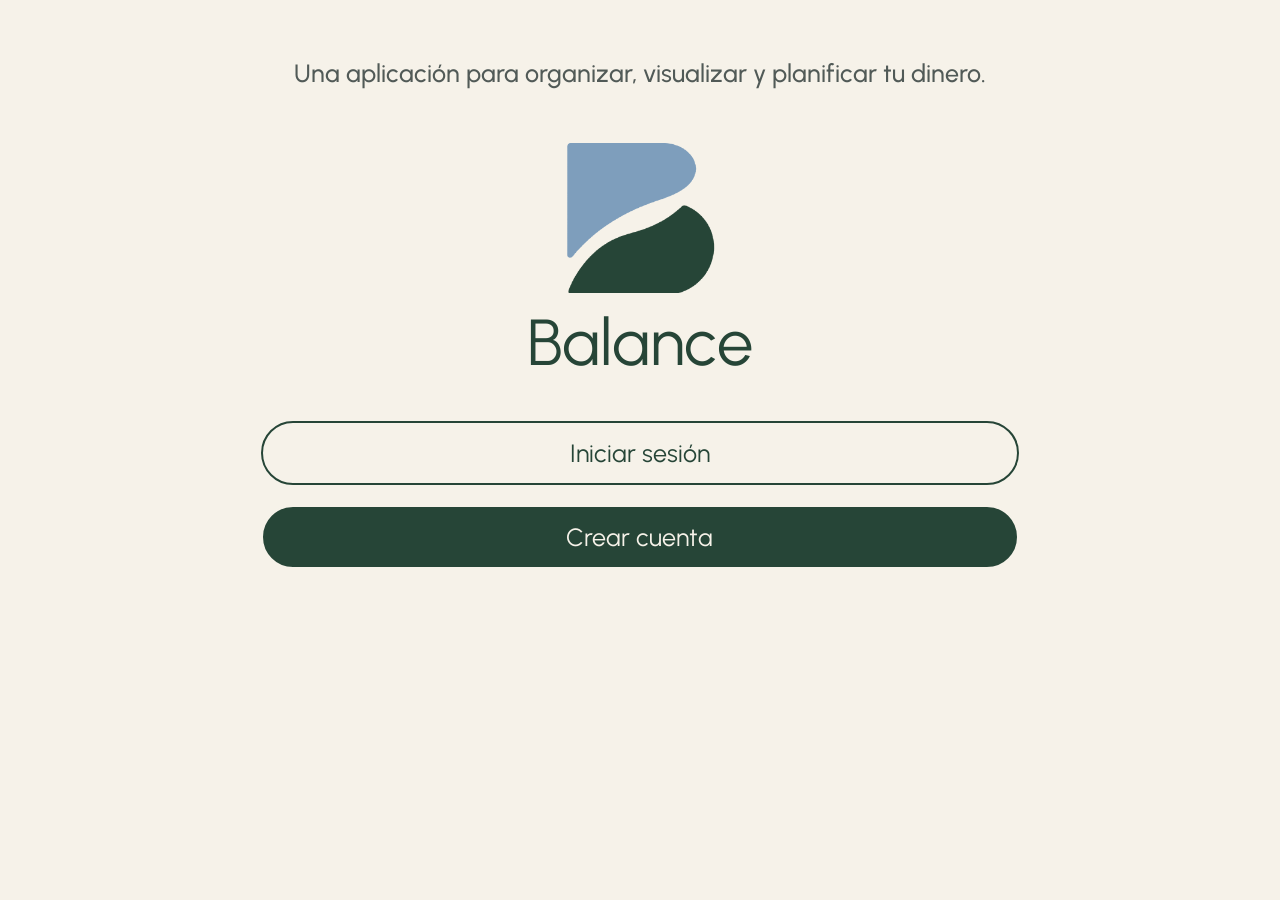
<file: frontend/index.html>
<!DOCTYPE html>
<html lang="es">
<head>
    <meta charset="UTF-8">
    <meta name="viewport" content="width=device-width, initial-scale=1.0">
    <title>Cuenta</title>
    <link rel="stylesheet" href="style/style.css">
    <link rel="preconnect" href="https://fonts.googleapis.com">
    <link rel="preconnect" href="https://fonts.gstatic.com" crossorigin>
    <link href="https://fonts.googleapis.com/css2?family=DM+Serif+Display:ital@0;1&family=Urbanist:ital,wght@0,100..900;1,100..900&display=swap" rel="stylesheet">
    <link rel="icon" href="img/logoapp.png" type="image/png">
</head>
<body>
    <header class="header">
        <div class="logo-header">
            <img src="img/logoapp.png" alt="Logo de la aplicación" class="logo-app-header">
            <span class="logo-texto-header">Balance</span>
        </div>
        <a href="htmls/configuracion.html" class="micuenta-header" aria-label="Ir a Mi cuenta">
            <img src="img/iconoperfil.png" alt="Foto de perfil" class="foto-perfil-header">
        </a>
    </header>
    <hr class="separador-header">
    <main>
        <section class="saludo-inicio">
            <h1>Hola, Usuario 👋🏻</h1>
            <p>Acá tenés un resumen de tu situación financiera.</p>
        </section>

        <section class="tarjeta-patrimonio-inicio">
            <div class="encabezado-patrimonio-inicio">
                <p>Patrimonio total</p>
            </div>

            <h2>$ 1.250.000</h2>

            <p class="variacion-patrimonio">
                ↗ +8,2% respecto al mes anterior
            </p>

            <div class="separador-patrimonio"></div>

            <div class="resumen-ingresos-gastos">

                <div>
                    <p>Ingresos del mes</p>
                    <h3>+$ 850.000</h3>
                </div>

                <div>
                    <p>Gastos del mes</p>
                    <h3>-$ 320.000</h3>
                </div>

            </div>

        </section>


        <!-- RESUMEN MENSUAL Y METAS -->
        <section class="resumen-inicio">

            <article class="tarjeta-resumen-inicio balance-mensual">

                <div class="icono-resumen-inicio">
                    <span>↗</span>
                </div>

                <div>
                    <p>Balance mensual</p>
                    <h2>+$ 530.000</h2>
                </div>

            </article>


            <article class="tarjeta-resumen-inicio metas-ahorro">

                <div class="icono-resumen-inicio">
                    <span>◎</span>
                </div>

                <div>
                    <p>Metas de ahorro</p>
                    <h2>2 activas</h2>
                </div>

            </article>

        </section>


        <!-- ÚLTIMOS MOVIMIENTOS -->
        <section class="seccion-ultimos-movimientos">

            <div class="encabezado-seccion-inicio">

                <h2>Últimos movimientos</h2>

                <a href="htmls/movimientos.html">
                    Ver todos →
                </a>

            </div>


            <div class="lista-ultimos-movimientos">

                <!-- INGRESO -->
                <article class="movimiento-inicio">

                    <div class="icono-movimiento-inicio ingreso">
                        <span>▣</span>
                    </div>

                    <div class="informacion-movimiento-inicio">
                        <h3>Sueldo</h3>
                        <p>Hoy · Transferencia</p>
                    </div>

                    <p class="monto-inicio ingreso">+ $ 700.000</p>

                </article>


                <!-- GASTO -->
                <article class="movimiento-inicio">

                    <div class="icono-movimiento-inicio gasto">
                        <span>♜</span>
                    </div>

                    <div class="informacion-movimiento-inicio">
                        <h3>Supermercado</h3>
                        <p>Ayer · Débito manual</p>
                    </div>

                    <p class="monto-inicio gasto">- $ 45.000</p>

                </article>

            </div>

        </section>


        <!-- RESUMEN DEL MES -->
        <section class="tarjeta-grafico-inicio">

            <h2>Resumen de este mes</h2>
            <p class="subtitulo-grafico-inicio">Ingresos vs. gastos</p>

            <div class="grafico-inicio">

                <div class="grupo-barras">
                    <div class="barra ingreso" style="height: 45%;"></div>
                    <div class="barra gasto" style="height: 25%;"></div>
                </div>

                <div class="grupo-barras">
                    <div class="barra ingreso" style="height: 50%;"></div>
                    <div class="barra gasto" style="height: 30%;"></div>
                </div>

                <div class="grupo-barras">
                    <div class="barra ingreso" style="height: 75%;"></div>
                    <div class="barra gasto" style="height: 40%;"></div>
                </div>

                <div class="grupo-barras">
                    <div class="barra ingreso" style="height: 50%;"></div>
                    <div class="barra gasto" style="height: 35%;"></div>
                </div>

                <div class="grupo-barras">
                    <div class="barra ingreso" style="height: 65%;"></div>
                    <div class="barra gasto" style="height: 30%;"></div>
                </div>

                <div class="grupo-barras">
                    <div class="barra ingreso" style="height: 80%;"></div>
                    <div class="barra gasto" style="height: 45%;"></div>
                </div>

            </div>

            <div class="referencias-grafico">
                <span><i class="referencia ingreso"></i> Ingresos</span>
                <span><i class="referencia gasto"></i> Gastos</span>
            </div>

        </section>

    </main>
    <footer>
        <nav>
            <ul class="menu-footer">
                <li class="boton-footer">
                    <a class="texto-footer activo" href="index.html">
                        <img class="icono-footer" src="img/iconoinicioactivo.png" alt="Inicio">
                        <p>Inicio</p>
                    </a>
                </li>
                <li class="boton-footer">
                    <a class="texto-footer" href="htmls/movimientos.html">
                        <img class="icono-footer" src="img/iconomovimientos.png" alt="Movimientos">
                        <p>Movimientos</p>
                    </a>
                </li>
                <li class="boton-nuevomovimiento-footer">
                    <a href="htmls/nuevomovimiento.html">
                    <img class="icono-nuevomovimiento-footer" src="img/iconomas.png" alt="Nuevo movimiento">
                    </a>
                </li>
                <li class="boton-footer">
                    <a class="texto-footer" href="htmls/patrimonio.html">
                        <img class="icono-footer" src="img/iconopatrimonio.png" alt="Patrimonio">
                        <p>Patrimonio</p>
                    </a>
                </li>
                <li class="boton-footer">
                    <a class="texto-footer" href="htmls/metas.html">
                        <img class="icono-footer" src="img/iconometas.png" alt="Metas">
                        <p>Metas</p>
                    </a>
                </li>
            </ul>
        </nav>
    </footer>
    <script src="js/inicio.js"></script>
</body>
</html>
</file>
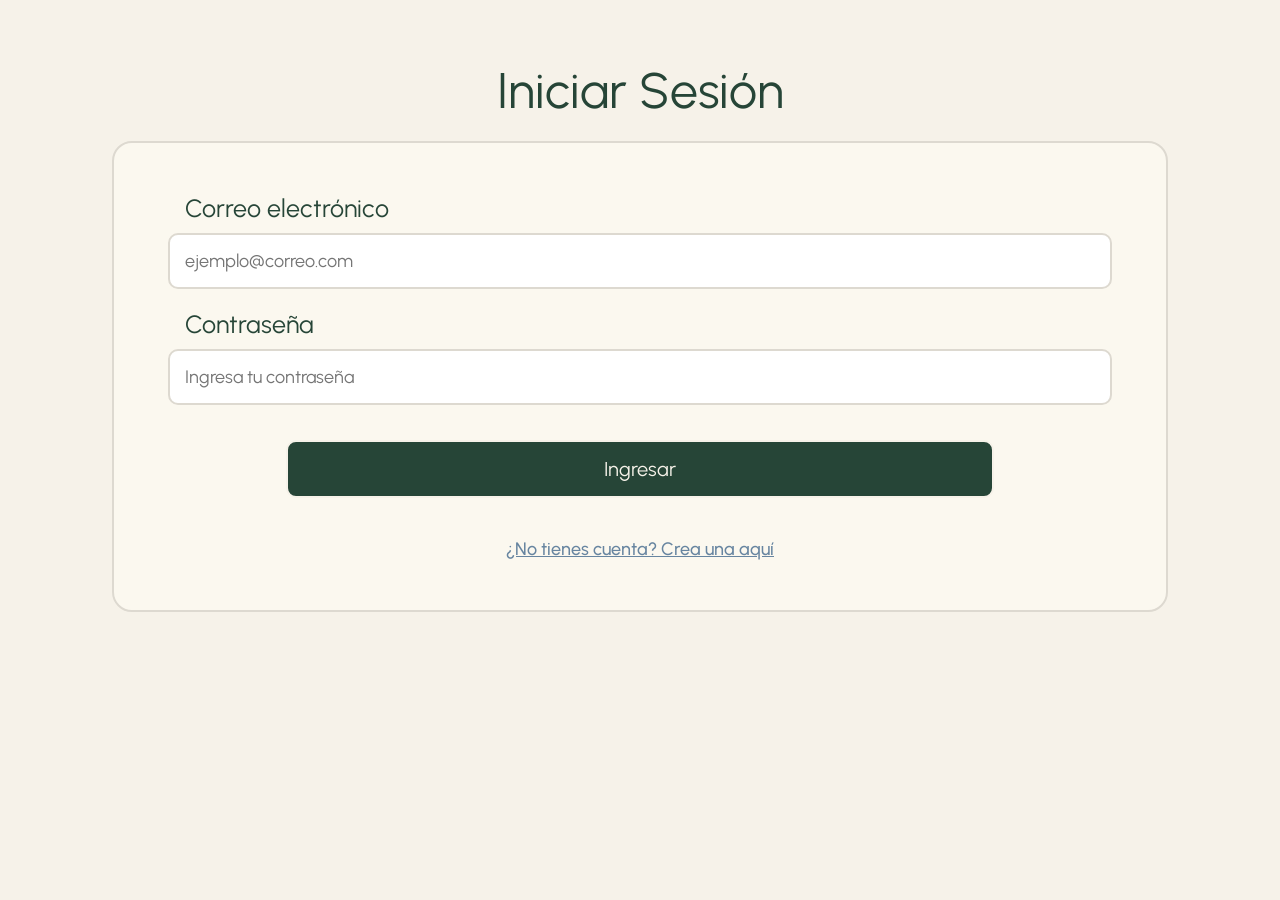
<file: frontend/htmls/configuracion.html>
<!DOCTYPE html>
<html lang="es">
<head>
    <meta charset="UTF-8">
    <meta name="viewport" content="width=device-width, initial-scale=1.0">
    <title>Configuración</title>
    <link rel="stylesheet" href="../style/style.css">
    <link rel="preconnect" href="https://fonts.googleapis.com">
    <link rel="preconnect" href="https://fonts.gstatic.com" crossorigin>
    <link href="https://fonts.googleapis.com/css2?family=DM+Serif+Display:ital@0;1&family=Urbanist:ital,wght@0,100..900;1,100..900&display=swap" rel="stylesheet">
    <link rel="icon" href="../img/logoapp.png" type="image/png">
</head>
<body>
    <header class="header">
        <div class="logo-header">
            <img src="../img/logoapp.png" alt="Logo de la aplicación" class="logo-app-header">
            <span class="logo-texto-header">Balance</span>
        </div>
        <a href="configuracion.html" class="micuenta-header" aria-label="Ir a Mi cuenta">
            <img src="../img/iconoperfil.png" alt="Foto de perfil" class="foto-perfil-header">
        </a>
    </header>
    <hr class="separador-header">

<main>
    <h1 class="titulo-pagina">Mi cuenta</h1>

    <!-- DATOS DEL USUARIO Y BADGE DE PLAN -->
    <section class="tarjeta-perfil">
        <div class="foto-perfil">
            <span id="inicial-perfil">U</span>
        </div>>
        <div class="informacion-perfil">
            <h2 id="nombre-perfil">Cargando...</h2>
            <p id="usuario-perfil">@usuario</p>
            <span id="badge-plan" class="badge-plan">Plan Gratuito</span>
        </div>
    </section>

    <!-- INFORMACIÓN PERSONAL (FORMULARIO GENERAL) -->
    <section class="seccion-cuenta">
        <div class="encabezado-seccion">
            <h2>Información personal</h2>
            <button type="button" class="boton-secundario" id="boton-activar-edicion">
                Editar información
            </button>
        </div>

        <!-- VISTA DE SOLO LECTURA (Visible por defecto) -->
        <div id="vista-informacion" class="datos-cuenta">
            <div class="campo-vista">
                <span class="etiqueta">Nombre completo</span>
                <p id="vista-nombre-completo">-</p>
            </div>
            <div class="campo-vista">
                <span class="etiqueta">Nombre de usuario</span>
                <p id="vista-usuario">-</p>
            </div>
            <div class="campo-vista">
                <span class="etiqueta">Correo electrónico</span>
                <p id="vista-correo">-</p>
            </div>
            <div class="campo-vista">
                <span class="etiqueta">Moneda predeterminada</span>
                <p id="vista-moneda">-</p>
            </div>
        </div>

        <!-- FORMULARIO DE EDICIÓN (Oculto por defecto) -->
        <form class="formulario-cuenta" id="formulario-cuenta" hidden>

            <div class="campo-cuenta">
                <label for="nombre">Nombre</label>
                <input type="text" id="nombre" name="nombre" required>
            </div>

            <div class="campo-cuenta">
                <label for="apellido">Apellido</label>
                <input type="text" id="apellido" name="apellido" required>
            </div>

            <div class="campo-cuenta">
                <label for="usuario">Nombre de usuario</label>
                <input type="text" id="usuario" name="usuario" required>
            </div>

            <div class="campo-cuenta">
                <label for="correo">Correo electrónico</label>
                <input type="email" id="correo" name="correo" required>
            </div>

            <div class="campo-cuenta">
                <label for="moneda">Moneda predeterminada</label>
                <select id="moneda" name="moneda">
                    <option value="ARS">ARS - Peso argentino</option>
                    <option value="USD">USD - Dólar estadounidense</option>
                    <option value="EUR">EUR - Euro</option>
                    <option value="MXN">MXN - Peso mexicano</option>
                    <option value="CLP">CLP - Peso chileno</option>
                    <option value="COP">COP - Peso colombiano</option>
                </select>
            </div>

            <div class="botones-edicion">
                <button type="button" class="boton-cancelar" id="boton-cancelar-edicion">
                    Cancelar
                </button>
                <button type="submit" class="boton-guardar">
                    Guardar cambios
                </button>
            </div>

        </form>
    </section>

    <section class="seccion-cuenta">
        <h2>Suscripción y Plan</h2>
        <div class="detalle-plan">
            <p>Tu plan actual es: <strong id="texto-plan-actual">Gratuito</strong></p>

            <button type="button" id="boton-obtener-premium" class="boton-secundario">
                Obtener Premium
            </button>

            <button type="button" id="boton-cancelar-premium" class="boton-peligro" hidden>
                Cancelar suscripción
            </button>
        </div>
    </section>

    <!-- CERRAR SESIÓN -->
    <button type="button" class="boton-cerrar-sesion" id="boton-cerrar-sesion">
        Cerrar sesión
    </button>
</main>

<footer>
    <nav>
        <ul class="menu-footer">
            <li class="boton-footer">
                <a class="texto-footer" href="../index.html">
                    <img class="icono-footer" src="../img/iconoinicio.png" alt="Inicio">
                    <p>Inicio</p>
                </a>
            </li>
            <li class="boton-footer">
                <a class="texto-footer" href="movimientos.html">
                    <img class="icono-footer" src="../img/iconomovimientos.png" alt="Movimientos">
                    <p>Movimientos</p>
                </a>
            </li>
            <li class="boton-nuevomovimiento-footer">
                <a href="nuevomovimiento.html">
                    <img class="icono-nuevomovimiento-footer" src="../img/iconomas.png" alt="Nuevo movimiento">
                </a>
            </li>
            <li class="boton-footer">
                <a class="texto-footer" href="patrimonio.html">
                    <img class="icono-footer" src="../img/iconopatrimonio.png" alt="Patrimonio">
                    <p>Patrimonio</p>
                </a>
            </li>
            <li class="boton-footer">
                <a class="texto-footer" href="metas.html">
                    <img class="icono-footer" src="../img/iconometas.png" alt="Metas">
                    <p>Metas</p>
                </a>
            </li>
        </ul>
    </nav>
</footer>

<script src="../js/cuenta.js"></script>
</body>
</html>
</file>
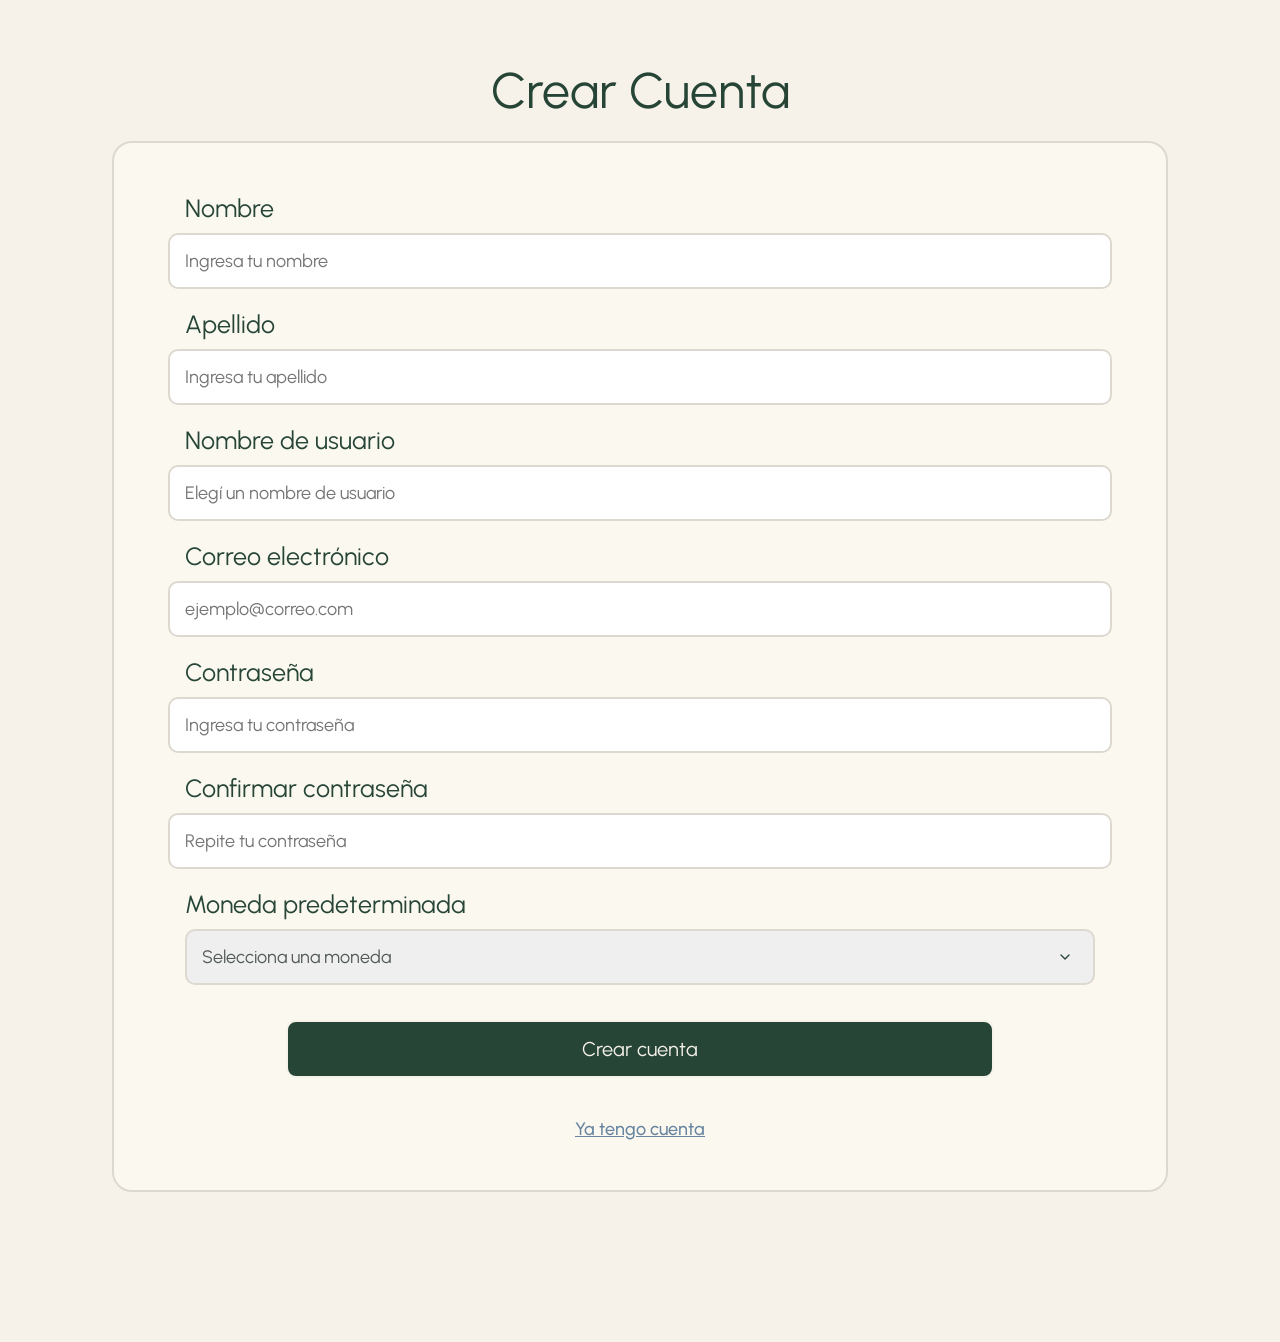
<file: frontend/htmls/crearcuenta.html>
<!DOCTYPE html>
<html lang="es">
<head>
    <meta charset="UTF-8">
    <meta name="viewport" content="width=device-width, initial-scale=1.0">
    <title>Crear cuenta</title>
    <link rel="stylesheet" href="../style/style.css">
    <link rel="preconnect" href="https://fonts.googleapis.com">
    <link rel="preconnect" href="https://fonts.gstatic.com" crossorigin>
    <link href="https://fonts.googleapis.com/css2?family=DM+Serif+Display:ital@0;1&family=Urbanist:ital,wght@0,100..900;1,100..900&display=swap" rel="stylesheet">
    <link rel="icon" href="../img/logoapp.png" type="image/png">
</head>
<body>
<main>
    <h1 class="titulo-formulario">Crear Cuenta</h1>
        <form class="formulario" id="formulario-registro">
        <div class="contenedor-campos">
        <div class="campo-formulario">
            <label class="titulo-campo" for="nombre">Nombre</label>
            <input class="input-formulario" type="text" id="nombre" name="nombre" placeholder="Ingresa tu nombre" required>
        </div>
        <div class="campo-formulario">
            <label class="titulo-campo" for="apellido">Apellido</label>
            <input class="input-formulario" type="text" id="apellido" name="apellido" placeholder="Ingresa tu apellido" required>
        </div>
        <div class="campo-formulario">
            <label class="titulo-campo" for="usuario">Nombre de usuario</label>
            <input class="input-formulario" type="text" id="usuario" name="usuario" placeholder="Elegí un nombre de usuario" required>
        </div>
        <div class="campo-formulario">
            <label class="titulo-campo" for="correo">Correo electrónico</label>
            <input class="input-formulario" type="email" id="correo" name="correo" placeholder="ejemplo@correo.com" required>
        </div>

        <div class="campo-formulario">
            <label class="titulo-campo" for="contrasena">Contraseña</label>
            <input class="input-formulario" type="password" id="contrasena" name="contrasena" placeholder="Ingresa tu contraseña" required>
        </div>
        <div class="campo-formulario">
            <label class="titulo-campo" for="confirmar-contrasena">Confirmar contraseña</label>
            <input class="input-formulario" type="password" id="confirmar-contrasena" name="confirmar_contrasena" placeholder="Repite tu contraseña" required>
        </div>
        <div class="campo-formulario">
            <label class="titulo-campo" for="moneda">Moneda predeterminada</label>
            <select class="input-formulario" id="moneda" name="moneda" required>
                <option value="" disabled selected>Selecciona una moneda</option>
                <option value="ARS">Peso Argentino (ARS)</option>
                <option value="USD">Dólar Estadounidense (USD)</option>
                <option value="EUR">Euro (EUR)</option>
                <option value="MXN">Peso Mexicano (MXN)</option>
                <option value="CLP">Peso Chileno (CLP)</option>
                <option value="COP">Peso Colombiano (COP)</option>
            </select>
        </div>
        </div>
        <button class="boton-enviar" type="submit">Crear cuenta</button>
        <a class="texto-cuenta" href="../htmls/iniciarsesion.html">Ya tengo cuenta</a>
        </form>
</main>
<script src="../js/cuenta.js"></script>
</body>
</html>
</file>
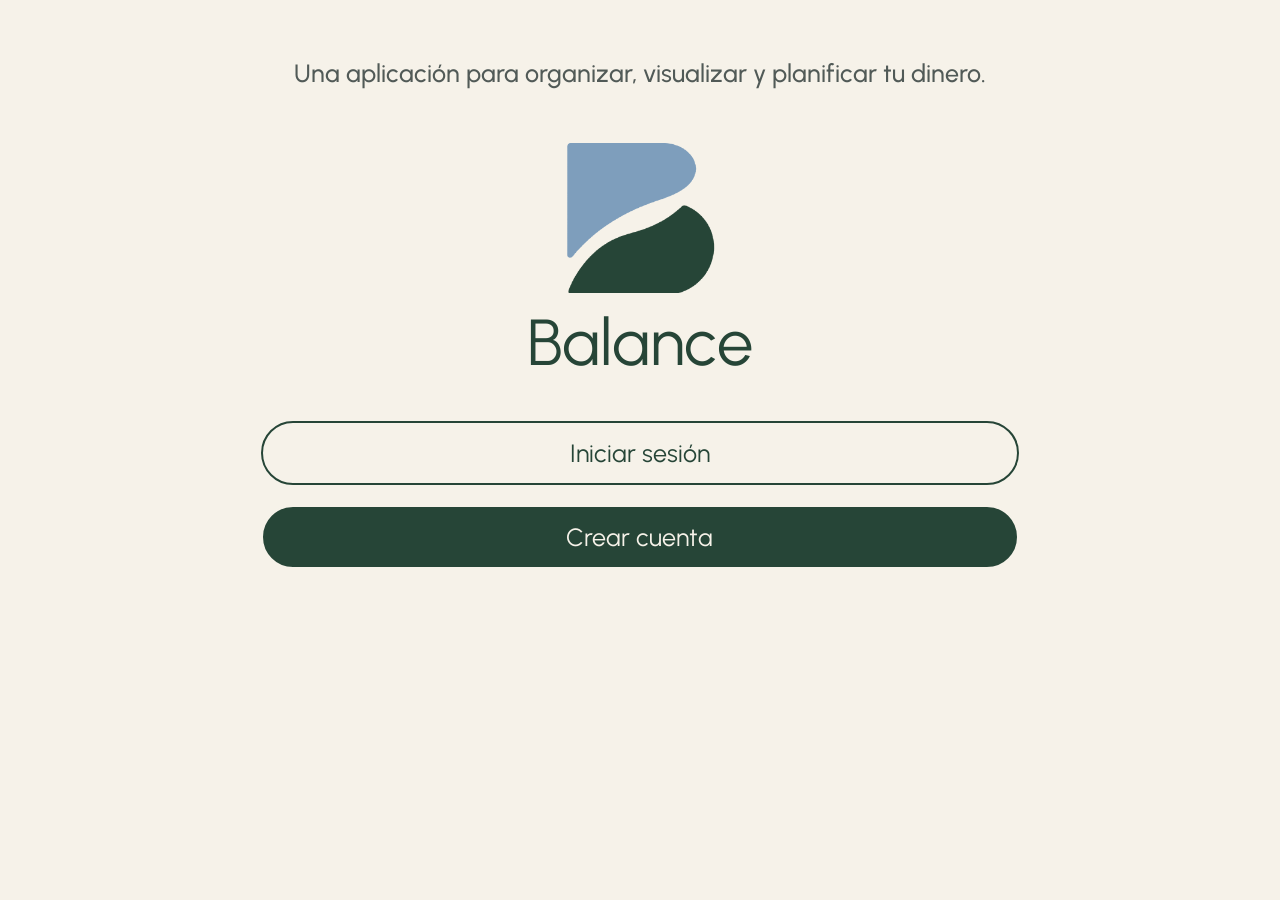
<file: frontend/htmls/cuenta.html>
<!DOCTYPE html>
<html lang="es">
<head>
    <meta charset="UTF-8">
    <meta name="viewport" content="width=device-width, initial-scale=1.0">
    <title>Cuenta</title>
    <link rel="stylesheet" href="../style/style.css">
    <link rel="preconnect" href="https://fonts.googleapis.com">
    <link rel="preconnect" href="https://fonts.gstatic.com" crossorigin>
    <link href="https://fonts.googleapis.com/css2?family=DM+Serif+Display:ital@0;1&family=Urbanist:ital,wght@0,100..900;1,100..900&display=swap" rel="stylesheet">
    <link rel="icon" href="../img/logoapp.png" type="image/png">
</head>
<body>
<main>
    <div class="contenedor-cuenta">
        <p id="slogan">Una aplicación para organizar, visualizar y planificar tu dinero.</p>
        <img id="logo-cuenta" src="../img/logo.png" alt="Logo Balance">
        <h1 id="balance-cuenta">Balance</h1>
            <button class="boton-1"> 
                <a class= "texto-boton-1" href="../htmls/iniciarsesion.html">Iniciar sesión</a>
            </button>
            <button class="boton-2"> 
                <a class= "texto-boton-2" href="../htmls/crearcuenta.html">Crear cuenta</a>
            </button>
    </div>
</main>
<script src="../js/cuenta.js"></script>
</body>
</html>
</file>
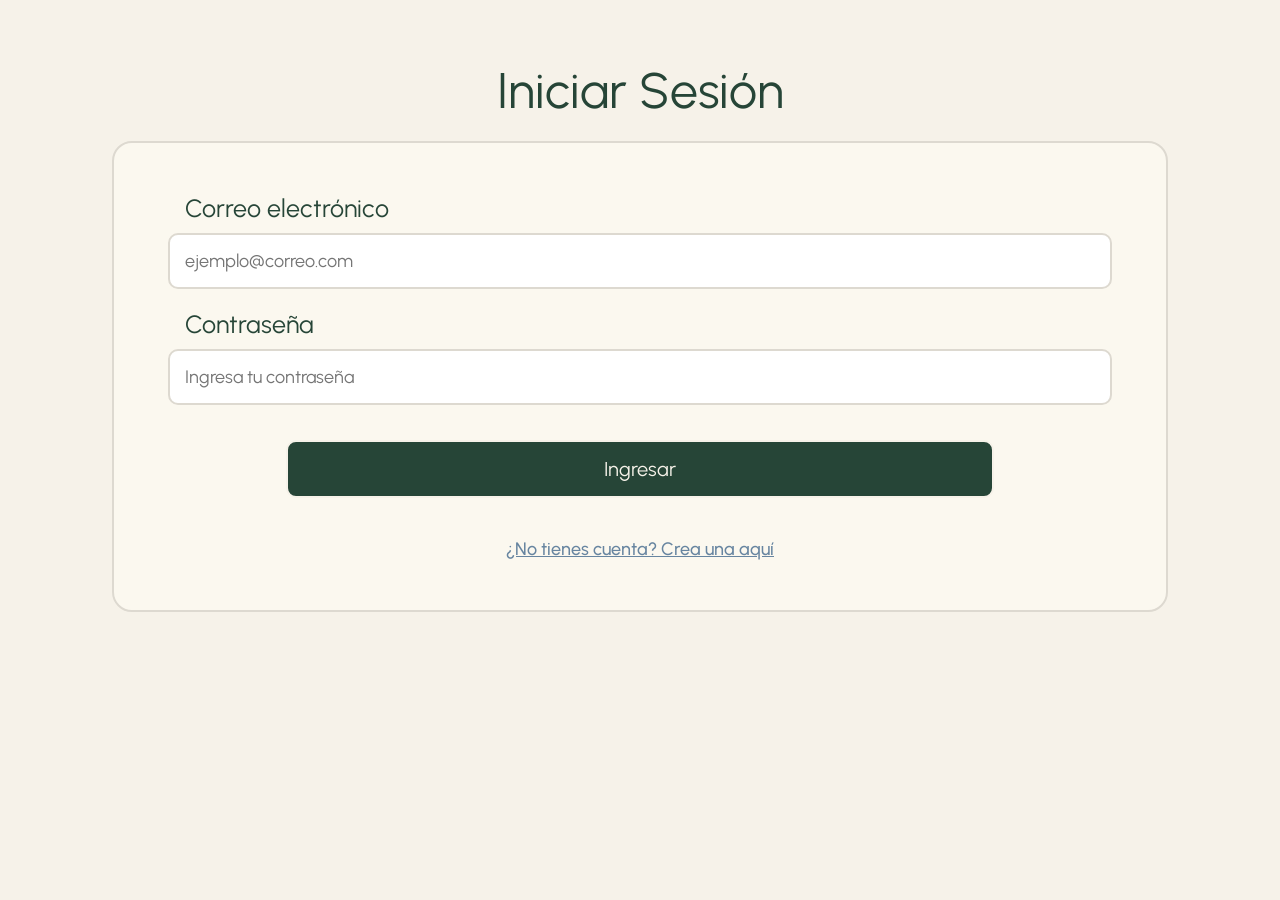
<file: frontend/htmls/iniciarsesion.html>
<!DOCTYPE html>
<html lang="es">
<head>
    <meta charset="UTF-8">
    <meta name="viewport" content="width=device-width, initial-scale=1.0">
    <title>Iniciar sesión</title>
    <link rel="stylesheet" href="../style/style.css">
    <link rel="preconnect" href="https://fonts.googleapis.com">
    <link rel="preconnect" href="https://fonts.gstatic.com" crossorigin>
    <link href="https://fonts.googleapis.com/css2?family=DM+Serif+Display:ital@0;1&family=Urbanist:ital,wght@0,100..900;1,100..900&display=swap" rel="stylesheet">
    <link rel="icon" href="../img/logoapp.png" type="image/png">
</head>
<body>
<main>
    <h1 class="titulo-formulario">Iniciar Sesión</h1>
        <form class="formulario" id="formulario-login">
        <div class="contenedor-campos">
        <div class="campo-formulario">
            <label class="titulo-campo" for="correo">Correo electrónico</label>
            <input class="input-formulario" type="email" id="correo" name="correo" placeholder="ejemplo@correo.com" required>
        </div>
        <div class="campo-formulario">
            <label class="titulo-campo" for="contrasena">Contraseña</label>
            <input class="input-formulario" type="password" id="contrasena" name="contrasena" placeholder="Ingresa tu contraseña" required>
        </div>
        </div>
        <button class="boton-enviar" type="submit">Ingresar</button>
        <a class="texto-cuenta" href="../htmls/crearcuenta.html">¿No tienes cuenta? Crea una aquí</a>
        </form>
</main>
<script src="../js/cuenta.js"></script>
</body>
</html>
</file>
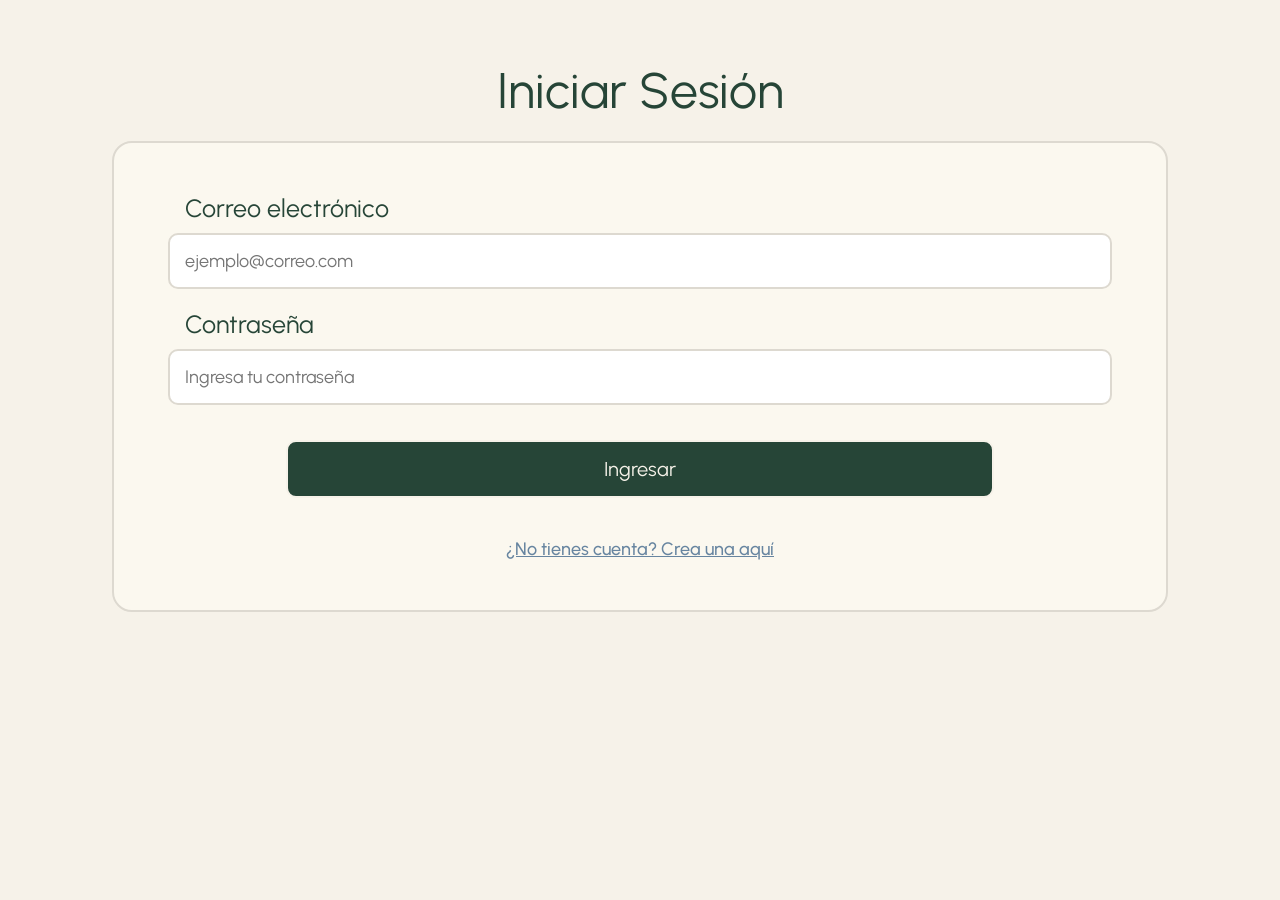
<file: frontend/htmls/metas.html>
<!DOCTYPE html>
<html lang="es">
<head>
    <meta charset="UTF-8">
    <meta name="viewport" content="width=device-width, initial-scale=1.0">
    <title>Metas</title>
    <link rel="stylesheet" href="../style/style.css">
    <link rel="preconnect" href="https://fonts.googleapis.com">
    <link rel="preconnect" href="https://fonts.gstatic.com" crossorigin>
    <link href="https://fonts.googleapis.com/css2?family=DM+Serif+Display:ital@0;1&family=Urbanist:ital,wght@0,100..900;1,100..900&display=swap" rel="stylesheet">
    <link rel="icon" href="../img/logoapp.png" type="image/png">
</head>
<body>
    <header class="header">
        <div class="logo-header">
            <img src="../img/logoapp.png" alt="Logo de la aplicación" class="logo-app-header">
            <span class="logo-texto-header">Balance</span>
        </div>
        <a href="configuracion.html" class="micuenta-header" aria-label="Ir a Mi cuenta">
            <img src="../img/iconoperfil.png" alt="Foto de perfil" class="foto-perfil-header">
        </a>
    </header>
    <hr class="separador-header">
<main>
    <div class="encabezado-agregar">
        <h1 class="titulo-pagina">Metas</h1>
        <a href="nuevameta.html" class="boton-agregar">+</a>
    </div>

    <section class="lista-metas" id="lista-metas">
    </section>
    <p id="mensaje-vacio" hidden>
        Todavía no creaste ninguna meta.
    </p>
</main>
<footer>
    <nav>
        <ul class="menu-footer">
            <li class="boton-footer">
                <a class="texto-footer" href="../index.html">
                    <img class="icono-footer" src="../img/iconoinicio.png" alt="Inicio">
                    <p>Inicio</p>
                </a>
            </li>
            <li class="boton-footer">
                <a class="texto-footer" href="movimientos.html">
                    <img class="icono-footer" src="../img/iconomovimientos.png" alt="Movimientos">
                    <p>Movimientos</p>
                </a>
            </li>
            <li class="boton-nuevomovimiento-footer">
                <a href="nuevomovimiento.html">
                <img class="icono-nuevomovimiento-footer" src="../img/iconomas.png" alt="Nuevo movimiento">
                </a>
            </li>
            <li class="boton-footer">
                <a class="texto-footer" href="patrimonio.html">
                    <img class="icono-footer" src="../img/iconopatrimonio.png" alt="Patrimonio">
                    <p>Patrimonio</p>
                </a>
            </li>
            <li class="boton-footer">
                <a class="texto-footer activo" href="metas.html">
                    <img class="icono-footer" src="../img/iconometasactivo.png" alt="Metas">
                    <p>Metas</p>
                </a>
            </li>
        </ul>
    </nav>
</footer>
<script src="../js/metas.js"></script>
</body>
</html>
</file>
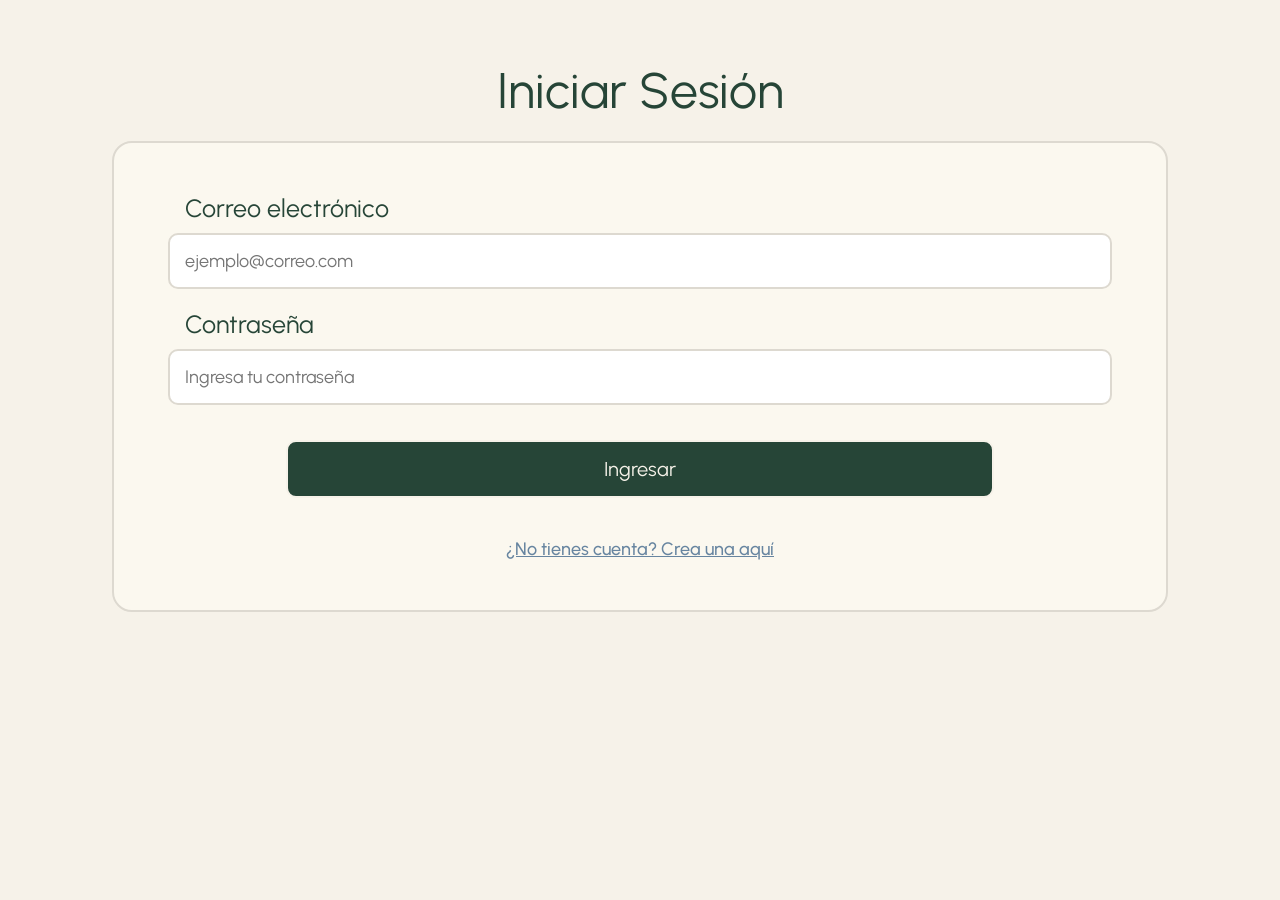
<file: frontend/htmls/movimientos.html>
<!DOCTYPE html>
<html lang="es">
<head>
    <meta charset="UTF-8">
    <meta name="viewport" content="width=device-width, initial-scale=1.0">
    <title>Movimientos</title>
    <link rel="stylesheet" href="../style/style.css">
    <link rel="preconnect" href="https://fonts.googleapis.com">
    <link rel="preconnect" href="https://fonts.gstatic.com" crossorigin>
    <link href="https://fonts.googleapis.com/css2?family=DM+Serif+Display:ital@0;1&family=Urbanist:ital,wght@0,100..900;1,100..900&display=swap" rel="stylesheet">
    <link rel="icon" href="../img/logoapp.png" type="image/png">
</head>
<body>
    <header class="header">
        <div class="logo-header">
            <img src="../img/logoapp.png" alt="Logo de la aplicación" class="logo-app-header">
            <span class="logo-texto-header">Balance</span>
        </div>
        <a href="configuracion.html" class="micuenta-header" aria-label="Ir a Mi cuenta">
            <img src="../img/iconoperfil.png" alt="Foto de perfil" class="foto-perfil-header">
        </a>
    </header>
    <hr class="separador-header">
<main>
    <div class="encabezado-agregar">
        <h1 class="titulo-pagina">Movimientos</h1>
        <a href="nuevomovimiento.html" class="boton-agregar">+</a>
    </div>

    <section class="resumen-movimientos">

        <article class="tarjeta-resumen ingresos">
            <p>Ingresos del mes</p>
            <h2>$ 850.000</h2>
        </article>

        <article class="tarjeta-resumen gastos">
            <p>Gastos del mes</p>
            <h2>$ 320.000</h2>
        </article>

    </section>


    <div class="pestanas-movimiento">
        <button class="pestana-movimiento activa" type="button" id="pestana-todos" onclick="cambiarTipo('todos')">
            Todos
        </button>
        <button class="pestana-movimiento" type="button" id="pestana-ingreso" onclick="cambiarTipo('ingreso')">
            Ingreso
        </button>
        <button class="pestana-movimiento" type="button" id="pestana-gasto" onclick="cambiarTipo('gasto')">
            Gasto
        </button>
        <button class="pestana-movimiento" type="button" id="pestana-transferencia" onclick="cambiarTipo('transferencia')">
            Transferencia
        </button>
    </div>

    <section class="busqueda-movimientos">

        <div class="contenedor-buscador">
            <span class="icono-busqueda">⌕</span>

            <input
                type="search"
                id="buscar-movimiento"
                placeholder="Buscar movimiento..."
            >
        </div>
    </section>


    <!-- HISTORIAL DE MOVIMIENTOS -->
    <section class="historial-movimientos">
        <div id="historial"></div>
        <p id="mensaje-vacio" hidden>Todavía no registraste movimientos.</p>
    </section> 
    
</main>
<footer>
    <nav>
        <ul class="menu-footer">
            <li class="boton-footer">
                <a class="texto-footer" href="../index.html">
                    <img class="icono-footer" src="../img/iconoinicio.png" alt="Inicio">
                    <p>Inicio</p>
                </a>
            </li>
            <li class="boton-footer">
                <a class="texto-footer activo" href="movimientos.html">
                    <img class="icono-footer" src="../img/iconomovimientosactivo.png" alt="Movimientos">
                    <p>Movimientos</p>
                </a>
            </li>
            <li class="boton-nuevomovimiento-footer">
                <a href="nuevomovimiento.html">
                <img class="icono-nuevomovimiento-footer" src="../img/iconomas.png" alt="Nuevo movimiento">
                </a>
            </li>
            <li class="boton-footer">
                <a class="texto-footer" href="patrimonio.html">
                    <img class="icono-footer" src="../img/iconopatrimonio.png" alt="Patrimonio">
                    <p>Patrimonio</p>
                </a>
            </li>
            <li class="boton-footer">
                <a class="texto-footer" href="metas.html">
                    <img class="icono-footer" src="../img/iconometas.png" alt="Metas">
                    <p>Metas</p>
                </a>
            </li>
        </ul>
    </nav>
</footer>
<script src="../js/movimientos.js"></script>
</body>
</html>
</file>
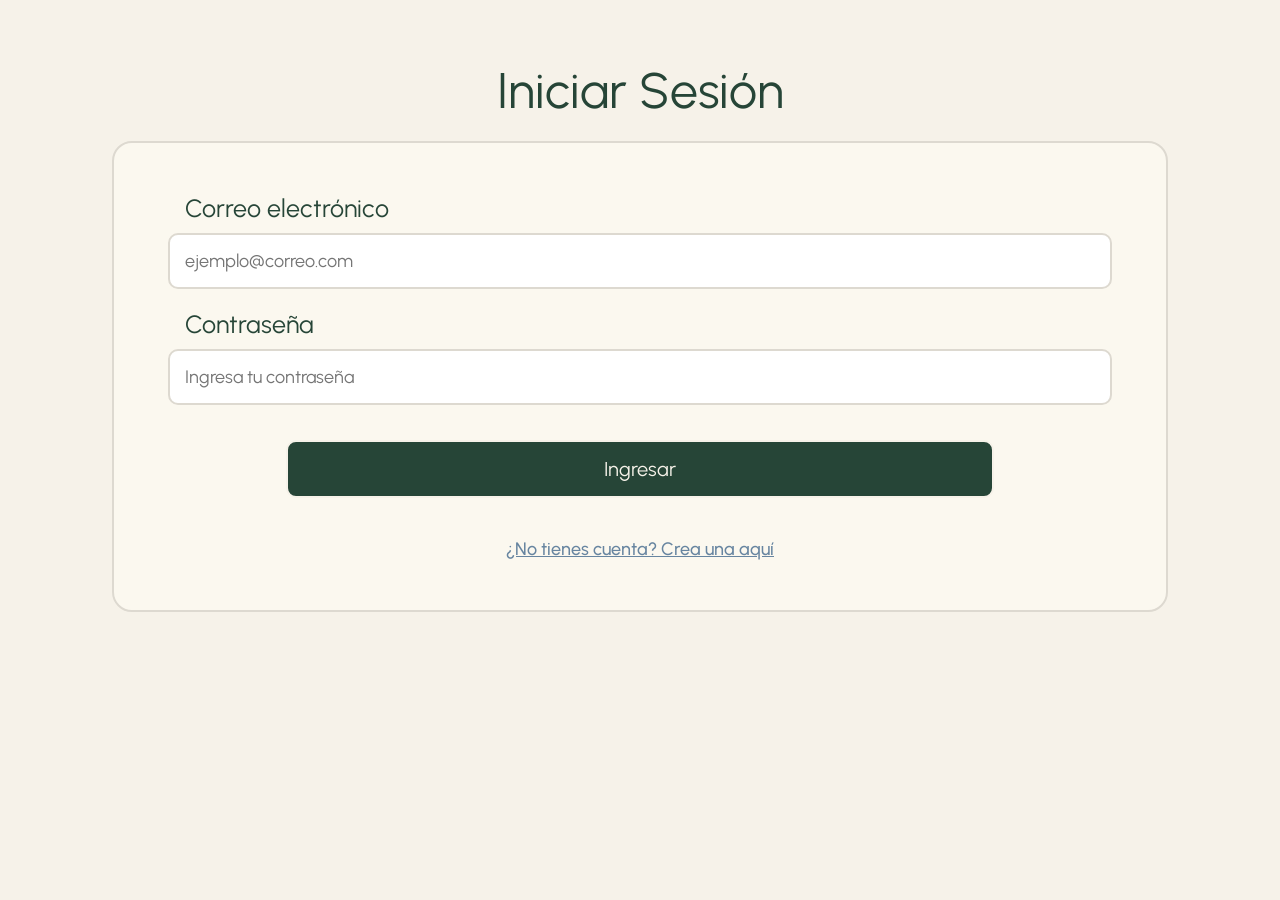
<file: frontend/htmls/nuevameta.html>
<!DOCTYPE html>
<html lang="es">
<head>
    <meta charset="UTF-8">
    <meta name="viewport" content="width=device-width, initial-scale=1.0">
    <title>Nueva Meta</title>
    <link rel="stylesheet" href="../style/style.css">
    <link rel="preconnect" href="https://fonts.googleapis.com">
    <link rel="preconnect" href="https://fonts.gstatic.com" crossorigin>
    <link href="https://fonts.googleapis.com/css2?family=DM+Serif+Display:ital@0;1&family=Urbanist:ital,wght@0,100..900;1,100..900&display=swap" rel="stylesheet">
    <link rel="icon" href="../img/logoapp.png" type="image/png">
</head>
<body>
    <header class="header">
        <div class="logo-header">
            <img src="../img/logoapp.png" alt="Logo de la aplicación" class="logo-app-header">
            <span class="logo-texto-header">Balance</span>
        </div>
        <a href="configuracion.html" class="micuenta-header" aria-label="Ir a Mi cuenta">
            <img src="../img/iconoperfil.png" alt="Foto de perfil" class="foto-perfil-header">
        </a>
    </header>
    <hr class="separador-header">
<main>
    <h1 class="titulo-pagina">Nueva meta</h1>

    <form class="formulario" id="formulario-meta">

        <div class="contenedor-campos">

            <!-- Nombre -->
            <div class="campo-formulario">
                <label for="nombre" class="titulo-campo">Nombre de la meta</label>
                <input type="text" id="nombre" name="nombre" class="input-formulario input-texto" placeholder="Ej. Viaje a Europa" required>
            </div>

            <!-- Monto objetivo -->
            <div class="campo-formulario">
                <label for="monto" class="titulo-campo">
                    Monto objetivo
                </label>

                <div class="contenedor-monto">
                    <select
                        id="moneda"
                        name="moneda"
                        class="input-formulario"
                        required
                    >
                        <option value="" disabled selected>Moneda</option>
                    </select>

                    <input
                        type="number"
                        id="monto"
                        name="monto"
                        class="input-formulario"
                        placeholder="0,00"
                        min="1"
                        step="0.01"
                        required
                    >
                </div>
            </div>

            <!-- Fecha objetivo -->
            <div class="campo-formulario">
                <label for="fecha-objetivo" class="titulo-campo">
                    Fecha objetivo
                </label>

                <input
                    type="date"
                    id="fecha-objetivo"
                    name="fecha_objetivo"
                    class="input-formulario input-fecha"
                    required
                >
            </div>

        </div>

        <button type="submit" class="boton-enviar" id="boton-meta">
            Crear meta
        </button>

    </form>

</main>
<footer>
    <nav>
        <ul class="menu-footer">
            <li class="boton-footer">
                <a class="texto-footer" href="../index.html">
                    <img class="icono-footer" src="../img/iconoinicio.png" alt="Inicio">
                    <p>Inicio</p>
                </a>
            </li>
            <li class="boton-footer">
                <a class="texto-footer" href="movimientos.html">
                    <img class="icono-footer" src="../img/iconomovimientos.png" alt="Movimientos">
                    <p>Movimientos</p>
                </a>
            </li>
            <li class="boton-nuevomovimiento-footer">
                <a href="nuevomovimiento.html">
                <img class="icono-nuevomovimiento-footer" src="../img/iconomas.png" alt="Nuevo movimiento">
                </a>
            </li>
            <li class="boton-footer">
                <a class="texto-footer" href="patrimonio.html">
                    <img class="icono-footer" src="../img/iconopatrimonio.png" alt="Patrimonio">
                    <p>Patrimonio</p>
                </a>
            </li>
            <li class="boton-footer">
                <a class="texto-footer activo" href="metas.html">
                    <img class="icono-footer" src="../img/iconometasactivo.png" alt="Metas">
                    <p>Metas</p>
                </a>
            </li>
        </ul>
    </nav>
</footer>
<script src="../js/metas.js"></script>
</body>
</html>
</file>
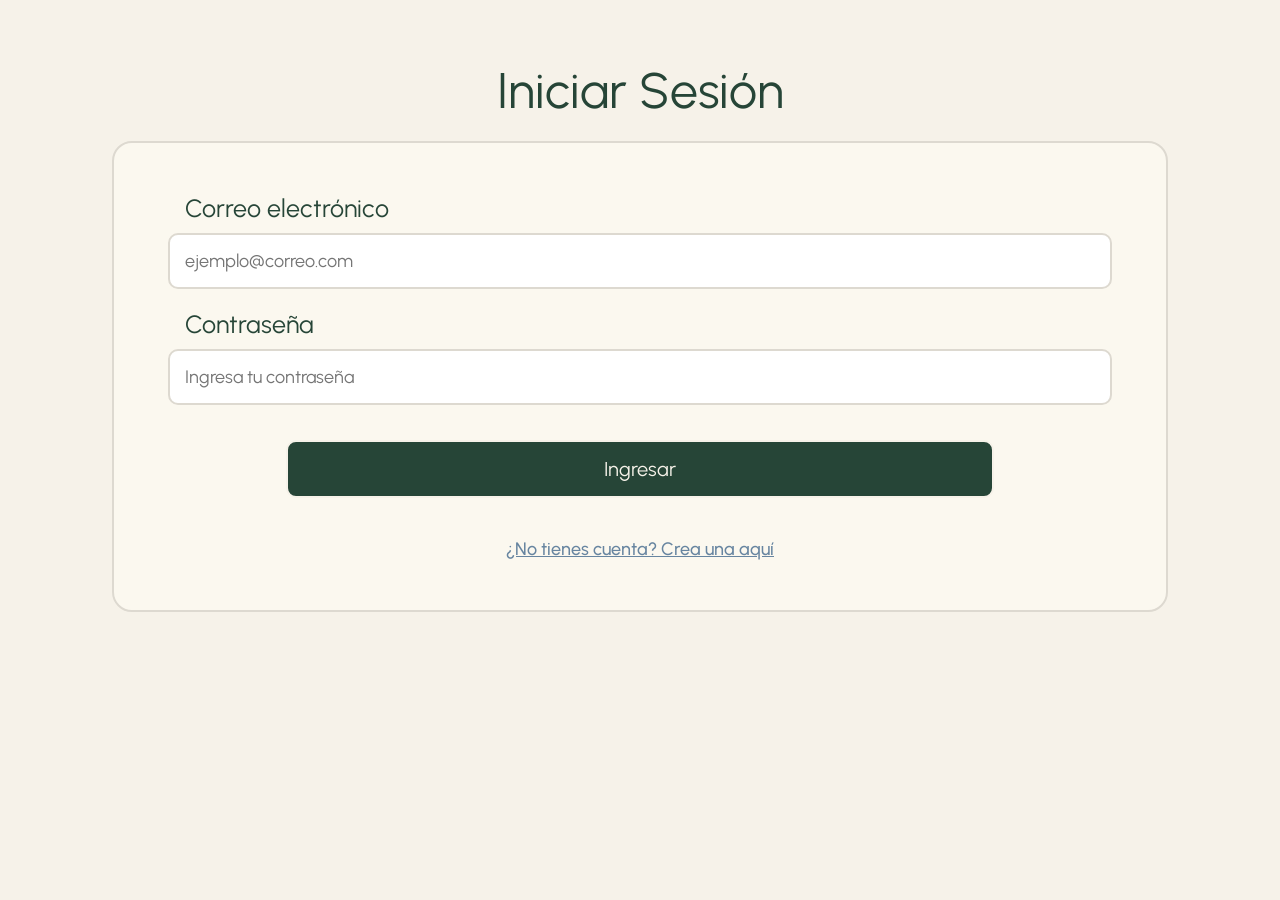
<file: frontend/htmls/nuevomovimiento.html>
<!DOCTYPE html>
<html lang="es">
<head>
    <meta charset="UTF-8">
    <meta name="viewport" content="width=device-width, initial-scale=1.0">
    <title>Nuevo movimiento</title>
    <link rel="stylesheet" href="../style/style.css">
    <link rel="preconnect" href="https://fonts.googleapis.com">
    <link rel="preconnect" href="https://fonts.gstatic.com" crossorigin>
    <link href="https://fonts.googleapis.com/css2?family=DM+Serif+Display:ital@0;1&family=Urbanist:ital,wght@0,100..900;1,100..900&display=swap" rel="stylesheet">
    <link rel="icon" href="../img/logoapp.png" type="image/png">
</head>

<body>
    <header class="header">
        <div class="logo-header">
            <img src="../img/logoapp.png" alt="Logo de la aplicación" class="logo-app-header">
            <span class="logo-texto-header">Balance</span>
        </div>

        <a href="configuracion.html" class="micuenta-header" aria-label="Ir a Mi cuenta">
            <img src="../img/iconoperfil.png" alt="Foto de perfil" class="foto-perfil-header">
        </a>
    </header>
    <hr class="separador-header">

    <main>
        <h1 class="titulo-pagina">Nuevo movimiento</h1>

        <div class="pestanas-movimiento">
            <button class="pestana-movimiento activa" type="button" id="pestana-ingreso" onclick="cambiarTipo('ingreso')">
                Ingreso
            </button>
            <button class="pestana-movimiento" type="button" id="pestana-gasto" onclick="cambiarTipo('gasto')">
                Gasto
            </button>
            <button class="pestana-movimiento" type="button" id="pestana-transferencia" onclick="cambiarTipo('transferencia')">
                Transferencia
            </button>
        </div>

        <form class="formulario" id="formulario-movimiento">
            <input type="hidden" id="tipo" name="tipo" value="INGRESO">

            <div class="contenedor-campos">
                <!-- Monto y Moneda -->
                <div class="campo-formulario">
                    <label class="titulo-campo" for="importe">Monto</label>
                    <div class="contenedor-monto">
                        <select class="input-formulario" id="moneda" name="moneda" required>
                            <option value="" disabled selected>Moneda</option>
                        </select>
                        <input class="input-formulario" type="number" id="importe" name="importe" placeholder="0,00" min="0.01" step="0.01" required>
                    </div>
                </div>

                <!-- Categoría (solo Ingreso / Gasto) -->
                <div class="campo-formulario" id="campo-categoria">
                    <label class="titulo-campo" for="categoria">Categoría</label>
                    <select class="input-formulario" id="categoria" name="categoria" required>
                        <option value="" disabled selected>Selecciona una categoría</option>
                    </select>
                </div>

                <!-- Cuenta origen / destino -->
                <div class="campo-formulario" id="campo-cuenta">
                    <label class="titulo-campo" id="titulo-cuenta" for="cuenta">
                        Cuenta de destino
                    </label>
                    <select class="input-formulario" id="cuenta" name="cuenta" required>
                        <option value="" disabled selected>Selecciona una cuenta</option>
                    </select>
                </div>

                <!-- Cuenta destino (solo Transferencia) -->
                <div class="campo-formulario" id="campo-cuenta-destino" hidden>
                    <label class="titulo-campo" for="cuenta-destino">
                        Cuenta de destino
                    </label>
                    <select class="input-formulario" id="cuenta-destino" name="cuenta-destino">
                        <option value="" disabled selected>Selecciona una cuenta</option>
                    </select>
                </div>

                <!-- Fondo origen / asociado -->
                <div class="campo-formulario" id="campo-fondo">
                    <label class="titulo-campo" id="titulo-fondo" for="fondo">Fondo</label>
                    <select class="input-formulario" id="fondo" name="fondo" required>
                        <option value="" disabled selected>Selecciona un fondo</option>
                    </select>
                </div>

                <!-- Fondo destino (solo Transferencia) -->
                <div class="campo-formulario" id="campo-destino" hidden>
                    <label class="titulo-campo" for="destino">Fondo de destino</label>
                    <select class="input-formulario" id="destino" name="destino">
                        <option value="" disabled selected>Selecciona un fondo</option>
                    </select>
                </div>

                <!-- Fecha -->
                <div class="campo-formulario" id="campo-fecha">
                    <label class="titulo-campo" for="fecha">Fecha</label>
                    <input class="input-formulario input-fecha" type="date" id="fecha" name="fecha" required>
                </div>

                <!-- Descripción -->
                <div class="campo-formulario">
                    <label class="titulo-campo" for="descripcion">Descripción</label>
                    <input class="input-formulario" type="text" id="descripcion" name="descripcion" placeholder="Ej. Compra del supermercado">
                </div>

                <!-- Recurrente -->
                <div class="campo-formulario" id="campo-recurrente">
                    <label class="titulo-campo">
                        <input type="checkbox" id="es-recurrente" name="es_recurrente" value="1" onchange="mostrarRecurrencia()">
                        Es un movimiento recurrente
                    </label>
                </div>

                <!-- Datos de recurrencia + múltiples excepciones -->
                <div id="datos-recurrencia" hidden>
                    <div class="campo-formulario">
                        <label class="titulo-campo" for="frecuencia">Frecuencia</label>
                        <select class="input-formulario" id="frecuencia" name="frecuencia">
                            <option value="">Selecciona una frecuencia</option>
                            <option value="DIARIA">Diaria</option>
                            <option value="SEMANAL">Semanal</option>
                            <option value="MENSUAL">Mensual</option>
                        </select>
                    </div>

                    <div class="campo-formulario">
                        <label class="titulo-campo" for="fecha-inicio">Fecha de inicio</label>
                        <input class="input-formulario input-fecha" type="date" id="fecha-inicio" name="fecha_inicio">
                    </div>

                    <div class="campo-formulario">
                        <label class="titulo-campo" for="fecha-fin">Fecha de finalización</label>
                        <input class="input-formulario input-fecha" type="date" id="fecha-fin" name="fecha_fin">
                    </div>

                    <div class="campo-formulario">
                        <label class="titulo-campo" for="fecha-excepcion">Excepciones</label>
                        <div style="display: flex; gap: 8px; align-items: center;">
                            <input class="input-formulario input-fecha" type="date" id="fecha-excepcion" style="flex: 1;">
                            <button type="button" id="boton-agregar-excepcion" class="boton-secundario" style="white-space: nowrap;">
                                + Agregar
                            </button>
                        </div>
                        <div id="lista-excepciones" style="display: flex; flex-wrap: wrap; gap: 6px; margin-top: 8px;"></div>
                    </div>
                </div>
            </div>

            <button class="boton-enviar" id="boton-movimiento" type="submit">Guardar movimiento</button>
        </form>
    </main>

    <footer>
        <nav>
            <ul class="menu-footer">
                <li class="boton-footer">
                    <a class="texto-footer" href="../index.html">
                        <img class="icono-footer" src="../img/iconoinicio.png" alt="Inicio">
                        <p>Inicio</p>
                    </a>
                </li>
                <li class="boton-footer">
                    <a class="texto-footer" href="movimientos.html">
                        <img class="icono-footer" src="../img/iconomovimientos.png" alt="Movimientos">
                        <p>Movimientos</p>
                    </a>
                </li>
                <li class="boton-nuevomovimiento-footer">
                    <a href="nuevomovimiento.html">
                        <img class="icono-nuevomovimiento-footer" src="../img/iconomas.png" alt="Nuevo movimiento">
                    </a>
                </li>
                <li class="boton-footer">
                    <a class="texto-footer" href="patrimonio.html">
                        <img class="icono-footer" src="../img/iconopatrimonio.png" alt="Patrimonio">
                        <p>Patrimonio</p>
                    </a>
                </li>
                <li class="boton-footer">
                    <a class="texto-footer" href="metas.html">
                        <img class="icono-footer" src="../img/iconometas.png" alt="Metas">
                        <p>Metas</p>
                    </a>
                </li>
            </ul>
        </nav>
    </footer>

    <script src="../js/nuevomovimiento.js"></script>
</body>
</html>
</file>
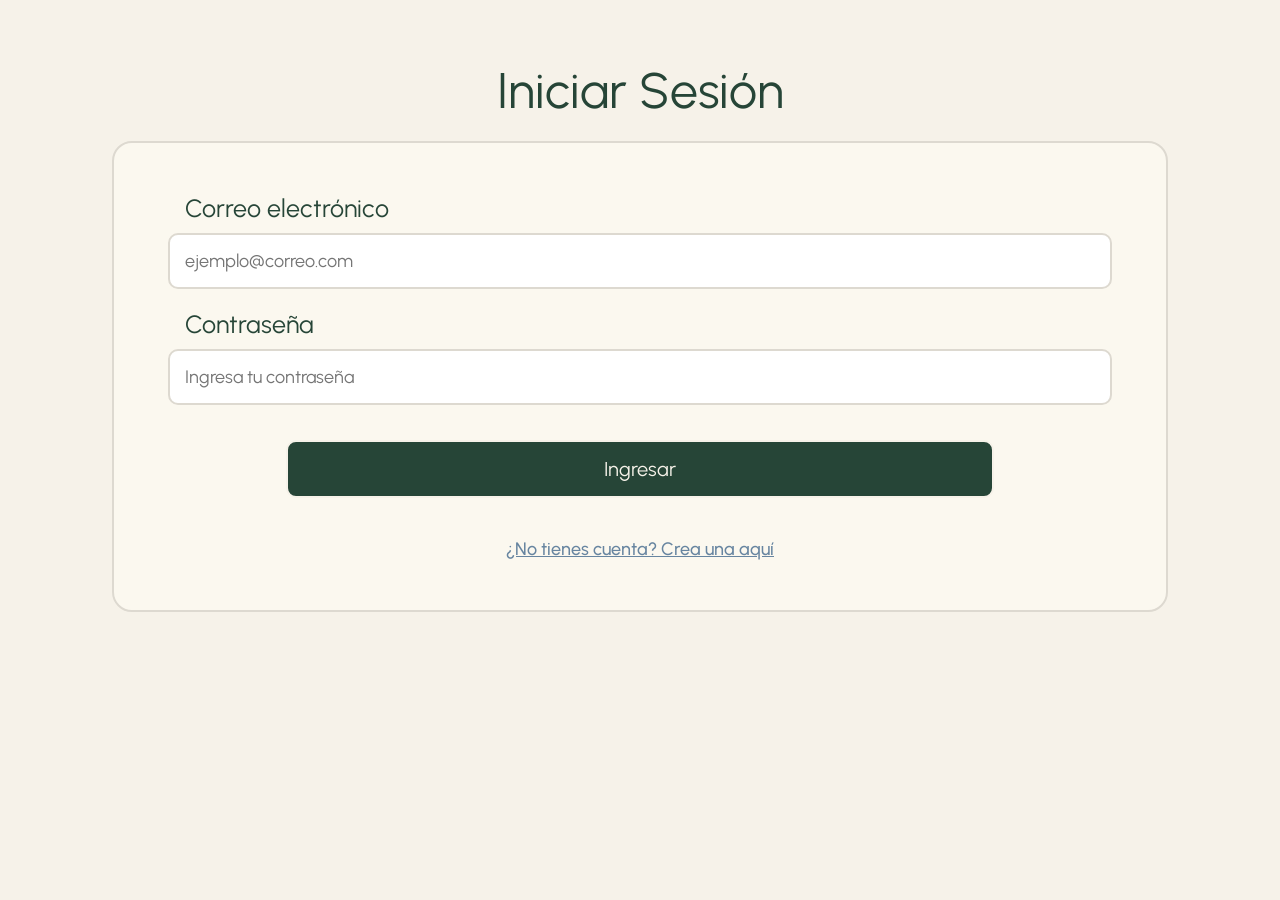
<file: frontend/htmls/patrimonio.html>
<!DOCTYPE html>
<html lang="es">
<head>
    <meta charset="UTF-8">
    <meta name="viewport" content="width=device-width, initial-scale=1.0">
    <title>Patrimonio</title>
    <link rel="stylesheet" href="../style/style.css">
    <link rel="preconnect" href="https://fonts.googleapis.com">
    <link rel="preconnect" href="https://fonts.gstatic.com" crossorigin>
    <link href="https://fonts.googleapis.com/css2?family=DM+Serif+Display:ital@0;1&family=Urbanist:ital,wght@0,100..900;1,100..900&display=swap" rel="stylesheet">
    <link rel="icon" href="../img/logoapp.png" type="image/png">
</head>
<body>
    <header class="header">
        <div class="logo-header">
            <img src="../img/logoapp.png" alt="Logo de la aplicación" class="logo-app-header">
            <span class="logo-texto-header">Balance</span>
        </div>
        <a href="configuracion.html" class="micuenta-header" aria-label="Ir a Mi cuenta">
            <img src="../img/iconoperfil.png" alt="Foto de perfil" class="foto-perfil-header">
        </a>
    </header>
    <hr class="separador-header">

    <main>
        <h1 class="titulo-pagina">Patrimonio</h1>

        <!-- PESTAÑAS PRINCIPALES -->
        <div class="pestanas-movimiento">
            <button class="pestana-movimiento activa" type="button" id="tab-resumen" onclick="cambiarPestanaPatrimonio('resumen')">
                Resumen
            </button>
            <button class="pestana-movimiento" type="button" id="tab-cuentas" onclick="cambiarPestanaPatrimonio('cuentas')">
                Cuentas
            </button>
            <button class="pestana-movimiento" type="button" id="tab-fondos" onclick="cambiarPestanaPatrimonio('fondos')">
                Fondos
            </button>
        </div>

        <!-- ==================== VISTA 1: RESUMEN Y GRÁFICOS ==================== -->
        <div id="vista-resumen">
            <section class="tarjeta-patrimonio-total">
                <p class="etiqueta-patrimonio">Patrimonio total</p>
                <h2 id="patrimonio-total-monto">$ 0,00</h2>
                <p class="equivalente-patrimonio" id="patrimonio-moneda-base">
                    Equivalente en ARS
                </p>
            </section>

            <div class="actualizacion-cotizaciones">
                <span>◷</span>
                <p id="texto-cotizaciones">Cargando cotizaciones...</p>
            </div>

            <!-- DISTRIBUCIÓN POR MONEDA -->
            <section class="tarjeta-distribucion">
                <h2 class="titulo-seccion-patrimonio">
                    Distribución por moneda
                </h2>

                <div class="barra-distribucion" id="barra-distribucion"></div>

                <div class="lista-monedas" id="lista-monedas"></div>
            </section>

            <!-- EVOLUCIÓN DEL PATRIMONIO -->
            <section class="tarjeta-evolucion">
                <div class="encabezado-evolucion">
                    <h2 class="titulo-seccion-patrimonio" id="titulo-evolucion">
                        Evolución (1A)
                    </h2>

                    <div class="periodos-evolucion">
                        <button type="button" class="periodo-evolucion" data-periodo="1M" onclick="cambiarPeriodoEvolucion('1M')">
                            1M
                        </button>
                        <button type="button" class="periodo-evolucion" data-periodo="6M" onclick="cambiarPeriodoEvolucion('6M')">
                            6M
                        </button>
                        <button type="button" class="periodo-evolucion activo" data-periodo="1A" onclick="cambiarPeriodoEvolucion('1A')">
                            1A
                        </button>
                    </div>
                </div>

                <div class="grafico-patrimonio">
                    <svg id="svg-evolucion" viewBox="0 0 320 130" preserveAspectRatio="none">
                        <line x1="0" y1="20" x2="320" y2="20" class="linea-referencia"/>
                        <line x1="0" y1="65" x2="320" y2="65" class="linea-referencia"/>
                        <line x1="0" y1="110" x2="320" y2="110" class="linea-referencia"/>

                        <polygon id="area-evolucion" points="" class="area-grafico"/>
                        <polyline id="linea-evolucion" points="" class="linea-grafico"/>
                        <g id="puntos-evolucion"></g>
                    </svg>
                </div>
            </section>
        </div>

        <!-- ==================== VISTA 2: MIS CUENTAS ==================== -->
        <div id="vista-cuentas" hidden>
            <div class="encabezado-agregar" style="margin-top: 12px;">
                <h2 class="titulo-seccion-patrimonio">Mis cuentas</h2>
                <button type="button" class="boton-agregar" id="btn-mostrar-form-cuenta">+</button>
            </div>

            <!-- FORMULARIO CREAR / EDITAR CUENTA -->
            <form class="formulario" id="form-cuenta" hidden style="margin-bottom: 18px;">
                <input type="hidden" id="cuenta-id">

                <div class="contenedor-campos">
                    <div class="campo-formulario">
                        <label class="titulo-campo" for="cuenta-nombre">Nombre de la cuenta</label>
                        <input class="input-formulario" type="text" id="cuenta-nombre" placeholder="Ej. Mercado Pago, Banco Galicia, Efectivo" required>
                    </div>

                    <div class="campo-formulario">
                        <label class="titulo-campo" for="cuenta-tipo">Tipo de cuenta</label>
                        <select class="input-formulario" id="cuenta-tipo" required>
                            <option value="EFECTIVO">Efectivo</option>
                            <option value="BANCO">Banco</option>
                            <option value="BILLETERA_VIRTUAL">Billetera virtual</option>
                            <option value="TARJETA_CREDITO">Tarjeta de crédito</option>
                            <option value="INVERSIONES">Inversiones</option>
                        </select>
                    </div>

                    <div class="campo-formulario">
                        <label class="titulo-campo" for="cuenta-moneda">Moneda</label>
                        <select class="input-formulario" id="cuenta-moneda" required>
                            <option value="" disabled selected>Selecciona una moneda</option>
                        </select>
                    </div>

                    <div class="campo-formulario" id="campo-cuenta-saldo">
                        <label class="titulo-campo" for="cuenta-saldo">Saldo inicial</label>
                        <input class="input-formulario" type="number" id="cuenta-saldo" step="0.01" value="0" required>
                    </div>

                    <div class="campo-formulario">
                        <label class="titulo-campo">
                            <input type="checkbox" id="cuenta-incluir" checked>
                            Incluir en el cálculo de patrimonio total
                        </label>
                    </div>
                </div>

                <div class="botones-edicion">
                    <button type="button" class="boton-cancelar" id="btn-cancelar-cuenta">Cancelar</button>
                    <button type="submit" class="boton-guardar" id="btn-guardar-cuenta">Guardar cuenta</button>
                </div>
            </form>

            <div class="lista-fondos" id="lista-cuentas-patrimonio"></div>
            <p id="mensaje-cuentas-vacio" hidden>Todavía no creaste ninguna cuenta.</p>
        </div>

        <!-- ==================== VISTA 3: MIS FONDOS ==================== -->
        <div id="vista-fondos" hidden>
            <div class="encabezado-agregar" style="margin-top: 12px;">
                <h2 class="titulo-seccion-patrimonio">Mis fondos</h2>
                <button type="button" class="boton-agregar" id="btn-mostrar-form-fondo">+</button>
            </div>

            <!-- FORMULARIO CREAR / EDITAR FONDO -->
            <form class="formulario" id="form-fondo" hidden style="margin-bottom: 18px;">
                <input type="hidden" id="fondo-id">

                <div class="contenedor-campos">
                    <div class="campo-formulario">
                        <label class="titulo-campo" for="fondo-nombre">Nombre del fondo</label>
                        <input class="input-formulario" type="text" id="fondo-nombre" placeholder="Ej. Fondo de emergencia, Impuestos" required>
                    </div>
                </div>

                <div class="botones-edicion">
                    <button type="button" class="boton-cancelar" id="btn-cancelar-fondo">Cancelar</button>
                    <button type="submit" class="boton-guardar" id="btn-guardar-fondo">Guardar fondo</button>
                </div>
            </form>

            <div class="lista-fondos" id="lista-fondos-patrimonio"></div>
        </div>
    </main>

    <footer>
        <nav>
            <ul class="menu-footer">
                <li class="boton-footer">
                    <a class="texto-footer" href="../index.html">
                        <img class="icono-footer" src="../img/iconoinicio.png" alt="Inicio">
                        <p>Inicio</p>
                    </a>
                </li>
                <li class="boton-footer">
                    <a class="texto-footer" href="movimientos.html">
                        <img class="icono-footer" src="../img/iconomovimientos.png" alt="Movimientos">
                        <p>Movimientos</p>
                    </a>
                </li>
                <li class="boton-nuevomovimiento-footer">
                    <a href="nuevomovimiento.html">
                        <img class="icono-nuevomovimiento-footer" src="../img/iconomas.png" alt="Nuevo movimiento">
                    </a>
                </li>
                <li class="boton-footer">
                    <a class="texto-footer activo" href="patrimonio.html">
                        <img class="icono-footer" src="../img/iconopatrimonioactivo.png" alt="Patrimonio">
                        <p>Patrimonio</p>
                    </a>
                </li>
                <li class="boton-footer">
                    <a class="texto-footer" href="metas.html">
                        <img class="icono-footer" src="../img/iconometas.png" alt="Metas">
                        <p>Metas</p>
                    </a>
                </li>
            </ul>
        </nav>
    </footer>

    <script src="../js/patrimonio.js"></script>
</body>
</html>
</file>
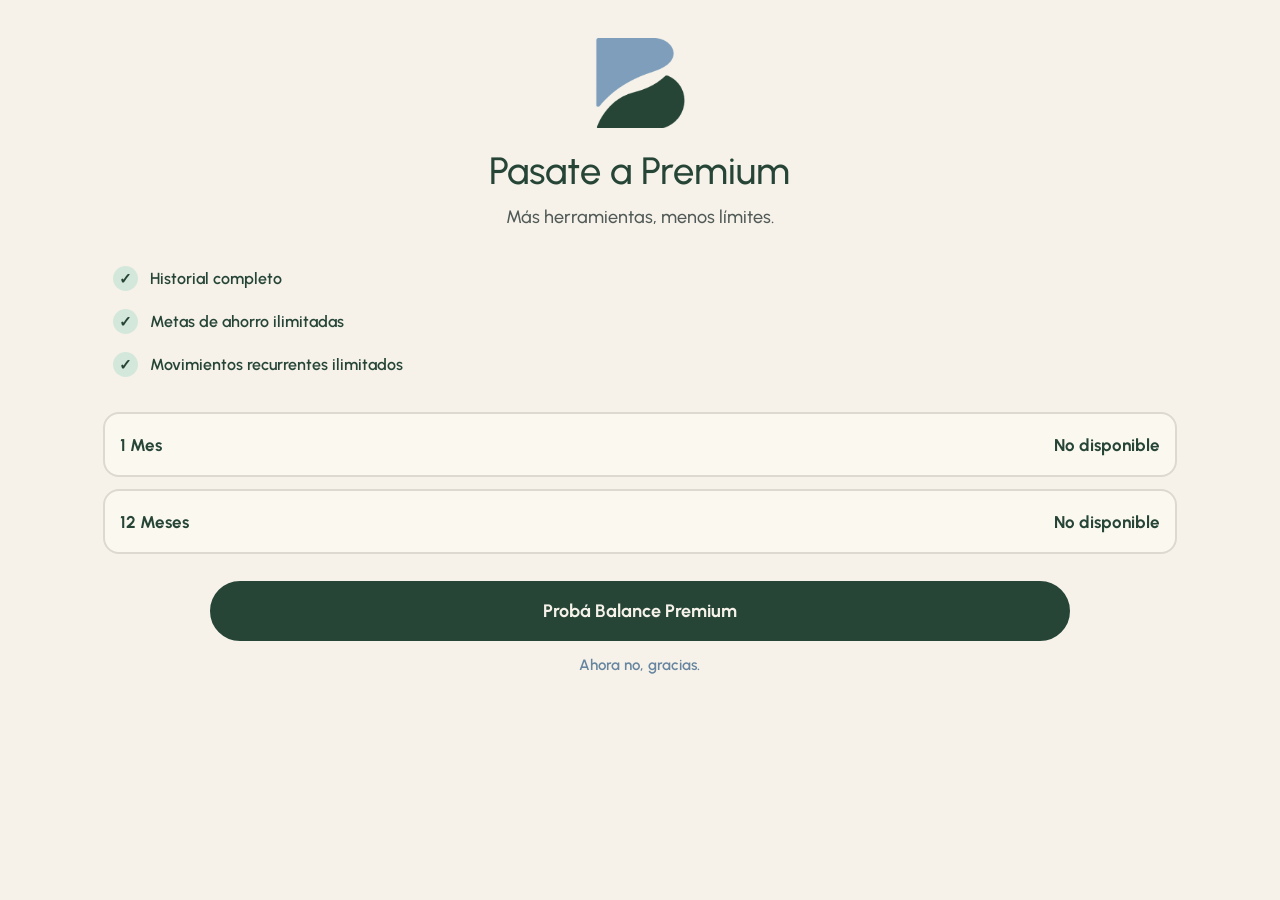
<file: frontend/htmls/planpremium.html>
<!DOCTYPE html>
<html lang="es">
<head>
    <meta charset="UTF-8">
    <meta name="viewport" content="width=device-width, initial-scale=1.0">
    <title>Premium</title>
    <link rel="stylesheet" href="../style/style.css">
    <link rel="preconnect" href="https://fonts.googleapis.com">
    <link rel="preconnect" href="https://fonts.gstatic.com" crossorigin>
    <link href="https://fonts.googleapis.com/css2?family=DM+Serif+Display:ital@0;1&family=Urbanist:ital,wght@0,100..900;1,100..900&display=swap" rel="stylesheet">
    <link rel="icon" href="../img/logoapp.png" type="image/png">
</head>
<body>
<main>
    <div class="contenedor-plan-premium">
        <img id="logo-plan-premium" src="../img/logo.png" alt="Logo Balance">
        <p class="titulo-plan">Pasate a Premium</p>
        <p class="subtitulo-plan">Más herramientas, menos límites.</p>
        <ul class="lista-beneficios">
            <li>Historial completo</li>
            <li>Metas de ahorro ilimitadas</li>
            <li>Movimientos recurrentes ilimitados</li>
        </ul>
        
        <button class="boton-plan" id="boton-mensual">
            1 Mes <span class="precio-plan" id="precio-mensual">Cargando...</span>
        </button>

        <button class="boton-plan" id="boton-anual">
            12 Meses <span class="precio-plan" id="precio-anual">Cargando...</span>
        </button>

        <button class="boton-plan-2" id="boton-guardar-plan" disabled> 
            Probá Balance Premium
        </button>
        <a href="#" class="cerrar-plan" onclick="history.back(); return false;">
            Ahora no, gracias.
        </a>
    </div>
</main>
<script src="../js/premium.js"></script>
</body>
</html>
</file>
<file: frontend/style/style.css>
/* General */
:root {
    --dominante: #f6f2e9;
    --dominante-sombra: #ddd9d0;
    --dominante-claro: #fbf8ef;
    --subordinado: #264537;
    --subordinado-sombra: rgb(42, 53, 40);
    --subordinado-claro: #9ebda8;
    --acento: #7e9ebc;
    --acento-sombra: #6785a0;
    --texto: #515a57;
    --sombra: #26453730;
    --negativo-fondo: #f4e3d6;
    --negativo: #d2603a;
    --positivo-fondo: #d4e7db;
    --positivo: #33a261;
    --moneda-extra: #c89b3c;
    --moneda-extra2: #7d6b91;
    --moneda-extra3: #3f8f8b;
    --moneda-extra4: #8c6d53;
}

html {
    scroll-behavior: smooth;
    margin: 0;
}

body {
    background-color: var(--dominante);
    color: var(--texto);
    margin-bottom: 0;
    padding: 0;
    font-family: "Urbanist", sans-serif;
    font-weight: 500;
}

main {
    padding-bottom: 100px;
}

.boton-1 {
    background-color: var(--dominante);
    color: var(--subordinado);
    border: 2px solid var(--subordinado);
    border-radius: 50px;
    padding: 15px 20px;
    font-size: 16px;
    cursor: pointer;
    width: 60%;
    margin-bottom: 20px;
}

.boton-2 {
    background-color: var(--subordinado);
    color: var(--dominante);
    border: 2px solid var(--dominante);
    border-radius: 50px;
    padding: 15px 20px;
    font-size: 16px;
    cursor: pointer;
    width: 60%;
}

.boton-1:hover {
    background-color: var(--dominante-sombra);
    color: var(--subordinado);
    border: 2px solid var(--subordinado);
}


.boton-2:hover {
    background-color: var(--subordinado-sombra);
    color: var(--dominante);
    border: 2px solid var(--dominante);
}

.texto-boton-1 {
    color: var(--subordinado);
    text-decoration: none;
    font-family: "Urbanist", sans-serif;
    font-size: 25px;
}

.texto-boton-2 {
    color: var(--dominante);
    text-decoration: none;
    font-family: "Urbanist", sans-serif;
    font-size: 25px;
}

/* Cuenta */
.contenedor-cuenta {
    display: flex;
    flex-direction: column;
    align-items: center;
    width: 100%;
}

#balance-cuenta {
    color: var(--subordinado);
    font-size: 65px;
    margin-bottom: 40px;
    text-align: center;
    font-weight: 400;
    margin-top: 10px;
}

#logo-cuenta {
    margin-top: 30px;
    width: 150px;
    height: auto;
    margin-bottom: 0px;
}

#slogan {
    color: var(--texto);
    font-size: 25px;
    margin-top: 50px;
    text-align: center;
    width: 70%;
}

#contenedor-cuenta {
    display: flex;
    flex-direction: column;
    align-items: center;
    width: 100%;
}

/* Iniciar sesión y crear cuenta */
.titulo-formulario {
    color: var(--subordinado);
    font-size: 50px;
    margin-top: 60px;
    margin-bottom: 10px;
    text-align: center;
    font-weight: 400;
}

.formulario {
    display: flex;
    flex-direction: column;
    align-items: center;
    width: 80%;
    margin-top: 20px;
    margin-left: auto;
    margin-right: auto;
    margin-bottom: 50px;
    padding: 50px 20px;
    background-color: var(--dominante-claro);
    border: 2px solid var(--dominante-sombra);
    border-radius: 20px;
}

.contenedor-campos {
    display: flex;
    flex-direction: column;
    align-items: center;
    width: 90%;
    margin-left: auto;
    margin-right: auto;
}

.campo-formulario {
    display: flex;
    flex-direction: column;
    align-items: flex-start;
    width: 100%;
    margin-bottom: 20px;
}

.titulo-campo {
    color: var(--subordinado);
    font-size: 25px;
    margin-bottom: 10px;
    text-align: left;
    font-weight: 400;
}

.input-formulario {
    width: 100%;
    padding: 15px;
    border: 2px solid var(--dominante-sombra);
    border-radius: 10px;
    font-size: 18px;
    cursor: pointer;
    font-family: "Urbanist", sans-serif;
    align-self: center;
}

.boton-enviar {
    background-color: var(--subordinado);
    color: var(--dominante);
    border: 2px solid var(--dominante);
    border-radius: 10px;
    padding: 15px 20px;
    font-size: 16px;
    cursor: pointer;
    width: 70%;
    text-decoration: none;
    font-family: "Urbanist", sans-serif;
    font-size: 20px;
    margin-top: 15px;
}

.boton-enviar:hover {
    background-color: var(--subordinado-sombra);
    border: 2px solid var(--dominante);
    color: var(--dominante);
}

.texto-cuenta{
    color: var(--acento-sombra);
    font-size: 18px;
    margin-top: 40px;
    text-align: center;
}

select.input-formulario {
    width: 100%;
    box-sizing: border-box;
    cursor: pointer;
    font-family: "Urbanist", sans-serif;
    color: var(--texto);
    -webkit-appearance: none;
    -moz-appearance: none;
    appearance: none;
    background-image: url("[data-uri]");
    background-repeat: no-repeat;
    background-position: right 20px center;
    background-size: 16px;
    padding-right: 45px; 
}

select.input-formulario option {
    background-color: var(--dominante-claro);
    color: var(--subordinado);
    font-family: "Urbanist", sans-serif;
    font-size: 16px;
    padding: 15px;
}

select.input-formulario option:disabled {
    color: var(--acento-sombra);
}

/* Footer */
footer {
    position: fixed;
    bottom: 0;
    left: 0;
    width: 100%;
    background-color: var(--dominante-claro);
    box-shadow: 0 -4px 20px var(--sombra);
    padding: 10px 0;
    border-radius: 30px 30px 0 0;
    z-index: 1000;
    margin-top: 20px;
}

.menu-footer {
    display: flex;
    justify-content: space-around;
    align-items: center;
    list-style: none;
    padding: 5px;
    margin: 0 5px;
    width: 100%;
    margin-left: auto;
    margin-right: auto;
}

.boton-footer {
    display: flex;
    flex-direction: column;
    justify-content: center;
    align-items: center;
    margin-top: 10px;
}

.texto-footer {
    display: flex;
    flex-direction: column;
    align-items: center;
    text-align: center;
    color: var(--texto);
    text-decoration: none;
    font-family: "Urbanist", sans-serif;
    font-size: 14px;
    font-weight: 500;
}

.texto-footer p {
    margin: 0;
    padding: 0;
    margin-top: 5px;
}

.texto-footer.activo {
    color: var(--subordinado);
    font-weight: 700;
}

.icono-footer {
    width: 30px;
    height: auto;
}

.boton-nuevomovimiento-footer {
    display: flex;
    justify-content: center;
    align-items: center;
    width: 50px;
    height: 50px;
    background-color: var(--subordinado);
    color: var(--dominante-claro);
    text-decoration: none;
    font-size: 32px;
    font-weight: 300;
    border-radius: 50%;
}

.boton-nuevomovimiento-footer:hover {
    background-color: var(--subordinado-sombra);
}

.icono-nuevomovimiento-footer {
    width: 24px;
    height: auto;
}

/* Header */
.header {
    display: flex;
    flex-direction: row;
    justify-content: space-between;
    align-items: center;
    padding: 20px 25px;
    width: 100%;
    box-sizing: border-box;
}

.logo-header {
    display: flex;
    align-items: center;
    gap: 10px;
}

.logo-app-header {
    width: 45px;
    height: 45px;
    border-radius: 12px;
    display: flex;
    justify-content: center;
    align-items: center;
}

.logo-texto-header {
    color: var(--subordinado);
    font-size: 27px;
    font-weight: bold;
}

.micuenta-header {
    text-decoration: none;
}

.foto-perfil-header {
    width: 50px;
    height: 50px;
    border-radius: 50%;
    display: flex;
    justify-content: center;
    align-items: center;
}

.separador-header {
    border: none;
    height: 1px;
    background-color: var(--dominante-sombra);
    margin-bottom: 20px;
    width: 100%;
}

/* Nuevo movimiento */
.titulo-pagina {
    color: var(--subordinado);
    margin-left: 25px;
    font-size: 24px;
    margin-bottom: 25px;
}

.pestanas-movimiento {
    display: flex;
    width: 90%;
    margin-left: auto;
    margin-right: auto;
    gap: 5px;
    margin-bottom: 25px;
    background-color: var(--dominante-sombra);
    border-radius: 50px;
}

.pestana-movimiento {
    flex: 1;
    padding: 12px 5px;
    border: none;
    border-radius: 50px;
    background: transparent;
    color: var(--subordinado);
    font-family: inherit;
    font-size: 16px;
    font-weight: 500;
    cursor: pointer;
}

.pestana-movimiento.activa {
    background-color: var(--acento-sombra);
    color: var(--dominante-claro);
    font-weight: bold;
}

.contenedor-monto {
    display: flex;
    gap: 10px;
    width: 100%;
    align-self: center;
}

.contenedor-monto select {
    width: 40%;
}

.contenedor-monto input {
    width: 100%;
}

[hidden] {
    display: none !important;
}

.input-fecha {
    width: calc(100% - 30px);
}

#datos-recurrencia {
    display: flex;
    flex-direction: column;
    gap: 10px;
    width: 100%;
    margin-left: auto;
    margin-right: auto;
    align-items: center;
}

/* Metas */
.input-texto {
    width: calc(100% - 30px);
}

.encabezado-agregar {
    display: flex;
    justify-content: space-between;
    align-items: center;
    margin: 0 25px 30px;
}

.encabezado-agregar .titulo-pagina {
    margin: 0;
}

.boton-agregar {
    display: flex;
    justify-content: center;
    align-items: center;
    width: 45px;
    height: 45px;
    background-color: var(--subordinado);
    color: var(--dominante-claro);
    border-radius: 12px;
    text-decoration: none;
    font-size: 30px;
    font-weight: 400;
}

.lista-metas {
    display: flex;
    flex-direction: column;
    gap: 20px;
    width: 90%;
    margin: 0 auto;
}

.tarjeta-meta {
    background-color: var(--dominante-claro);
    border: 1px solid var(--dominante-sombra);
    border-radius: 18px;
    padding: 20px;
    box-shadow: 0 3px 10px rgba(0, 0, 0, 0.04);
}

.encabezado-meta {
    display: flex;
    align-items: center;
    gap: 12px;
    margin-bottom: 20px;
}

.icono-meta {
    display: flex;
    justify-content: center;
    align-items: center;
    min-width: 55px;
    height: 55px;
    border-radius: 50%;
    background-color: var(--dominante-sombra);
    color: var(--subordinado);
    font-size: 28px;
}

.informacion-meta {
    flex: 1;
}

.informacion-meta h2 {
    color: var(--subordinado);
    font-size: 19px;
    font-weight: 600;
    margin: 0 0 5px;
}

.informacion-meta p {
    color: var(--texto);
    font-size: 14px;
    margin: 0;
}

.opciones-meta {
    border: none;
    background: transparent;
    color: var(--subordinado);
    font-size: 24px;
    cursor: pointer;
    align-self: flex-start;
}

.montos-meta {
    display: flex;
    align-items: baseline;
    gap: 7px;
    margin-bottom: 12px;
}

.monto-ahorrado {
    color: var(--subordinado);
    font-size: 21px;
    font-weight: bold;
    margin: 0;
}

.monto-objetivo {
    color: var(--texto);
    font-size: 14px;
    margin: 0;
}

.barra-progreso {
    width: 100%;
    height: 12px;
    background-color: var(--dominante-sombra);
    border-radius: 20px;
    overflow: hidden;
    margin-bottom: 10px;
}

.progreso {
    height: 100%;
    background-color: var(--subordinado);
    border-radius: 20px;
}

.detalle-progreso {
    display: flex;
    justify-content: space-between;
    gap: 10px;
    color: var(--texto);
    font-size: 13px;
}

.tarjeta-meta {
    position: relative;
}

.contenedor-opciones-meta {
    position: relative;
    margin-left: auto;
}

.opciones-meta {
    border: none;
    background: transparent;
    color: var(--texto);
    font-size: 22px;
    cursor: pointer;
    padding: 5px;
}

.menu-opciones-meta {
    position: absolute;
    top: 30px;
    right: 0;
    z-index: 10;
    display: flex;
    flex-direction: column;
    min-width: 120px;
    padding: 5px;
    background-color: var(--dominante-claro);
    border: 1px solid var(--dominante-sombra);
    border-radius: 10px;
    box-shadow: 0 4px 12px rgba(0, 0, 0, 0.12);
}

.menu-opciones-meta[hidden] {
    display: none;
}

.menu-opciones-meta button {
    border: none;
    background: transparent;
    color: var(--texto);
    font-family: "Urbanist", sans-serif;
    font-size: 14px;
    font-weight: 600;
    text-align: left;
    padding: 10px;
    cursor: pointer;
    border-radius: 6px;
}

.menu-opciones-meta button:hover {
    background-color: var(--dominante-sombra);
}

.menu-opciones-meta button:last-child {
    color: var(--negativo);
}

/* Configuración */
.tarjeta-perfil {
    display: flex;
    align-items: center;
    gap: 20px;
    width: 85%;
    margin: 0 auto 30px;
    padding: 20px;
    box-sizing: border-box;
    background-color: var(--dominante-claro);
    border: 1px solid var(--dominante-sombra);
    border-radius: 18px;
}

.foto-perfil {
    display: flex;
    justify-content: center;
    align-items: center;
    width: 65px;
    height: 65px;
    flex-shrink: 0;
    background-color: var(--dominante-sombra);
    color: var(--subordinado);
    border-radius: 50%;
    font-size: 28px;
    font-weight: bold;
}

.informacion-perfil h2 {
    color: var(--subordinado);
    font-size: 20px;
    margin: 0 0 5px;
}

.informacion-perfil p {
    color: var(--texto);
    font-size: 15px;
    margin: 0 0 8px;
}

.badge-plan {
    display: inline-block;
    padding: 4px 12px;
    border-radius: 50px;
    background-color: var(--dominante-sombra);
    color: var(--subordinado);
    font-size: 13px;
    font-weight: 600;
}

.badge-plan.premium {
    background-color: var(--subordinado);
    color: var(--dominante-claro);
}

.seccion-cuenta {
    width: 85%;
    margin: 0 auto 30px;
}

.encabezado-seccion {
    display: flex;
    justify-content: space-between;
    align-items: center;
    gap: 10px;
    margin-bottom: 16px;
}

.seccion-cuenta h2 {
    color: var(--subordinado);
    font-size: 22px;
    font-weight: 600;
    margin: 0;
}

.datos-cuenta {
    display: flex;
    flex-direction: column;
    gap: 14px;
    padding: 22px;
    background-color: var(--dominante-claro);
    border: 1px solid var(--dominante-sombra);
    border-radius: 18px;
}

.campo-vista {
    display: flex;
    flex-direction: column;
    gap: 4px;
    padding-bottom: 12px;
    border-bottom: 1px solid var(--dominante-sombra);
}

.campo-vista:last-child {
    padding-bottom: 0;
    border-bottom: none;
}

.campo-vista .etiqueta {
    color: var(--acento-sombra);
    font-size: 13px;
    font-weight: 600;
}

.campo-vista p {
    color: var(--subordinado);
    font-size: 16px;
    font-weight: 500;
    margin: 0;
}

.formulario-cuenta {
    display: flex;
    flex-direction: column;
    gap: 18px;
    padding: 22px;
    background-color: var(--dominante-claro);
    border: 1px solid var(--dominante-sombra);
    border-radius: 18px;
}

.campo-cuenta {
    display: flex;
    flex-direction: column;
    gap: 8px;
}

.campo-cuenta label {
    color: var(--subordinado);
    font-size: 16px;
    font-weight: 600;
}

.campo-cuenta input,
.campo-cuenta select {
    width: 100%;
    box-sizing: border-box;
    padding: 13px;
    border: 2px solid var(--dominante-sombra);
    border-radius: 10px;
    background-color: var(--dominante-claro);
    color: var(--texto);
    font-family: "Urbanist", sans-serif;
    font-size: 16px;
}

.campo-cuenta input:read-only,
.campo-cuenta select:disabled {
    background-color: var(--dominante-sombra);
    cursor: default;
    opacity: 1;
}

.botones-edicion {
    display: flex;
    justify-content: center;
    gap: 15px;
    margin-top: 10px;
}

.boton-cancelar,
.boton-guardar {
    width: 50%;
    padding: 13px;
    border-radius: 10px;
    font-family: "Urbanist", sans-serif;
    font-size: 16px;
    font-weight: 600;
    cursor: pointer;
}

.boton-cancelar {
    background-color: transparent;
    color: var(--subordinado);
    border: 2px solid var(--subordinado);
}

.boton-cancelar:hover {
    background-color: var(--dominante-sombra);
}

.boton-guardar {
    background-color: var(--subordinado);
    color: var(--dominante-claro);
    border: 2px solid var(--subordinado);
}

.boton-guardar:hover {
    background-color: var(--subordinado-sombra);
}

.boton-secundario {
    padding: 10px 16px;
    border: 2px solid var(--subordinado);
    border-radius: 10px;
    background-color: transparent;
    color: var(--subordinado);
    font-family: "Urbanist", sans-serif;
    font-size: 14px;
    font-weight: 600;
    cursor: pointer;
}

.boton-secundario:hover {
    background-color: var(--subordinado);
    color: var(--dominante-claro);
}

.boton-peligro {
    padding: 12px 16px;
    border: 2px solid var(--negativo);
    border-radius: 10px;
    background-color: var(--negativo-fondo);
    color: var(--negativo);
    font-family: "Urbanist", sans-serif;
    font-size: 15px;
    font-weight: 600;
    cursor: pointer;
}

.boton-peligro:hover {
    background-color: var(--negativo);
    color: var(--dominante-claro);
}

.detalle-plan {
    display: flex;
    flex-direction: column;
    gap: 14px;
    margin-top: 14px;
    padding: 22px;
    background-color: var(--dominante-claro);
    border: 1px solid var(--dominante-sombra);
    border-radius: 18px;
}

.detalle-plan p {
    color: var(--texto);
    font-size: 16px;
    margin: 0;
}

.detalle-plan strong {
    color: var(--subordinado);
}

.boton-cerrar-sesion {
    display: block;
    width: 85%;
    margin: 35px auto 20px;
    padding: 15px;
    background-color: transparent;
    color: var(--acento-sombra);
    border: 2px solid var(--acento-sombra);
    border-radius: 10px;
    font-family: "Urbanist", sans-serif;
    font-size: 17px;
    font-weight: 600;
    cursor: pointer;
}

.boton-cerrar-sesion:hover {
    background-color: var(--acento-sombra);
    color: var(--dominante-claro);
}

/* Movimientos*/
.contenido-movimientos {
    width: 100%;
    padding: 20px 0 40px;
}

.encabezado-movimientos {
    display: flex;
    justify-content: space-between;
    align-items: center;
    margin: 0 25px 25px;
}

.encabezado-movimientos .titulo-pagina {
    margin: 0;
}

.subtitulo-movimientos {
    color: var(--texto);
    font-size: 15px;
    margin: 5px 0 0;
}

.boton-agregar-movimiento {
    display: flex;
    justify-content: center;
    align-items: center;
    width: 45px;
    height: 45px;
    background-color: var(--subordinado);
    color: var(--dominante-claro);
    border-radius: 12px;
    text-decoration: none;
    font-size: 30px;
}

.resumen-movimientos {
    display: flex;
    gap: 12px;
    width: 90%;
    margin: 0 auto 20px;
}

.tarjeta-resumen {
    display: flex;
    flex-direction: column;
    justify-content: center;
    flex: 1;
    min-width: 0;
    padding: 15px;
    border-radius: 12px;
}

.tarjeta-resumen.ingresos {
    background-color: var(--positivo-fondo);
}

.tarjeta-resumen.gastos {
    background-color: var(--negativo-fondo);
}

.tarjeta-resumen p {
    color: var(--texto);
    font-size: 14px;
    margin: 0 0 5px;
}

.tarjeta-resumen.ingresos h2 {
    color: var(--positivo);
    font-size: 21px;
    margin: 0;
    font-weight: 700;
}


.tarjeta-resumen.gastos h2 {
    color: var(--negativo);
    font-size: 21px;
    margin: 0;
    font-weight: 700;
}

.busqueda-movimientos {
    display: flex;
    align-items: center;
    gap: 10px;
    width: 90%;
    margin: 20px auto 25px;
}

.contenedor-buscador {
    display: flex;
    align-items: center;
    flex: 1;
    gap: 10px;
    padding: 0 15px;
    height: 45px;
    background-color: var(--dominante-claro);
    border: 1px solid var(--dominante-sombra);
    border-radius: 25px;
}

.icono-busqueda {
    color: var(--subordinado);
    font-size: 27px;
}

.contenedor-buscador input {
    width: 100%;
    border: none;
    outline: none;
    background: transparent;
    color: var(--texto);
    font-family: "Urbanist", sans-serif;
    font-size: 15px;
}

.contenedor-buscador input::placeholder {
    color: var(--texto);
    opacity: 0.7;
}

.boton-filtro {
    display: flex;
    justify-content: center;
    align-items: center;
    width: 45px;
    height: 45px;
    flex-shrink: 0;
    border: 1px solid var(--dominante-sombra);
    border-radius: 50%;
    background-color: var(--dominante-claro);
    color: var(--subordinado);
    font-size: 24px;
    cursor: pointer;
}

.historial-movimientos {
    width: 90%;
    margin: 0 auto;
}

.grupo-movimientos {
    margin-bottom: 25px;
}

.fecha-movimientos {
    color: var(--subordinado);
    font-size: 13px;
    font-weight: 600;
    margin: 0 0 12px 5px;
}

.lista-movimientos {
    display: flex;
    flex-direction: column;
    padding: 0 12px;
    background-color: var(--dominante-claro);
    border-radius: 15px;
}

.tarjeta-movimiento {
    display: flex;
    align-items: center;
    gap: 12px;
    min-height: 75px;
    padding: 10px 0;
    border-bottom: 1px solid var(--dominante-sombra);
}

.tarjeta-movimiento:last-child {
    border-bottom: none;
}

.icono-tipo {
    display: flex;
    justify-content: center;
    align-items: center;
    width: 43px;
    height: 43px;
    flex-shrink: 0;
    border-radius: 50%;
    font-size: 21px;
}

.icono-tipo.ingreso {
    background-color: var(--positivo-fondo);
    color: var(--positivo);
}

.icono-tipo.gasto {
    background-color: var(--negativo-fondo);
    color: var(--negativo);
}

.informacion-movimiento {
    flex: 1;
    min-width: 0;
}

.informacion-movimiento h3 {
    color: var(--subordinado);
    font-size: 15px;
    font-weight: 600;
    margin: 0 0 5px;
}

.informacion-movimiento p {
    color: var(--texto);
    font-size: 12px;
    margin: 0;
}

.monto-movimiento {
    font-size: 14px;
    font-weight: 700;
    white-space: nowrap;
    margin: 0;
}

.monto-movimiento.ingreso {
    color: var(--positivo);
}

.monto-movimiento.gasto {
    color: var(--negativo);
}

.tarjeta-movimiento[hidden] {
    display: none !important;
}

/* Patrimonio */
.tarjeta-patrimonio-total {
    width: 90%;
    box-sizing: border-box;
    margin: 0 auto;
    padding: 20px;
    background-color: var(--dominante-sombra);
    border-radius: 18px;
}

.etiqueta-patrimonio {
    color: var(--subordinado);
    font-size: 16px;
    font-weight: 600;
    margin: 0 0 5px;
}

.tarjeta-patrimonio-total h2 {
    color: var(--subordinado);
    font-size: 32px;
    margin: 0 0 5px;
}

.equivalente-patrimonio {
    color: var(--texto);
    font-size: 13px;
    margin: 0;
}

.actualizacion-cotizaciones {
    display: flex;
    align-items: center;
    gap: 7px;
    width: 90%;
    margin: 12px auto 20px;
    color: var(--texto);
}

.actualizacion-cotizaciones span {
    font-size: 17px;
}

.actualizacion-cotizaciones p {
    font-size: 12px;
    margin: 0;
}

.tarjeta-distribucion {
    width: 90%;
    box-sizing: border-box;
    margin: 0 auto 20px;
    padding: 18px;
    background-color: var(--dominante-claro);
    border: 1px solid var(--dominante-sombra);
    border-radius: 18px;
}

.titulo-seccion-patrimonio {
    color: var(--subordinado);
    font-size: 18px;
    font-weight: 600;
    margin: 0;
}

.barra-distribucion {
    display: flex;
    width: 100%;
    height: 15px;
    gap: 2px;
    margin: 12px 0 15px;
    overflow: hidden;
    border-radius: 20px;
}

.segmento.moneda-1,
.indicador-moneda.moneda-1 {
    background-color: var(--subordinado); /* #264537 Verde bosque */
}

.segmento.moneda-2,
.indicador-moneda.moneda-2 {
    background-color: var(--acento); /* #7e9ebc Azul */
}

.segmento.moneda-3,
.indicador-moneda.moneda-3 {
    background-color: var(--subordinado-claro); /* #9ebda8 Salvia */
}

.segmento.moneda-4,
.indicador-moneda.moneda-4 {
    background-color: var(--negativo); /* #d2603a Terracota */
}

.segmento.moneda-5,
.indicador-moneda.moneda-5 {
    background-color: #c89b3c; /* Ocre dorado */
}

.segmento.moneda-6,
.indicador-moneda.moneda-6 {
    background-color: #7d6b91; /* Ciruela apagado */
}

.segmento.moneda-7,
.indicador-moneda.moneda-7 {
    background-color: #3f8f8b; /* Verde azulado */
}

.segmento.moneda-8,
.indicador-moneda.moneda-8 {
    background-color: #8c6d53; /* Tierra cálida */
}

.lista-monedas {
    display: flex;
    flex-direction: column;
    gap: 12px;
}

.moneda-patrimonio {
    display: flex;
    align-items: center;
    justify-content: space-between;
    gap: 8px;
}

.identificacion-moneda {
    display: flex;
    align-items: center;
    gap: 9px;
    flex: 1;
    min-width: 0;
}

.identificacion-moneda p,
.porcentaje-moneda,
.saldo-moneda {
    color: var(--texto);
    font-size: 13px;
    margin: 0;
}

.identificacion-moneda p {
    font-weight: 600;
}

.indicador-moneda {
    width: 11px;
    height: 11px;
    flex-shrink: 0;
    border-radius: 50%;
}

.indicador-moneda.ars {
    background-color: var(--subordinado);
}

.indicador-moneda.usd {
    background-color: var(--acento);
}

.indicador-moneda.otras {
    background-color: var(--subordinado-claro);
}

.porcentaje-moneda {
    width: 35px;
    text-align: center;
}

.saldo-moneda {
    font-weight: 600;
    text-align: right;
}

.consultar-saldo {
    color: var(--subordinado);
    font-size: 12px;
    text-decoration: none;
    font-weight: 600;
}

/* Pestañas Cuentas y Fondos */
#vista-cuentas .encabezado-agregar,
#vista-fondos .encabezado-agregar {
    display: flex;
    justify-content: space-between;
    align-items: center;
    width: 90%;
    margin: 12px auto 16px;
}

#vista-cuentas .boton-agregar,
#vista-fondos .boton-agregar {
    display: flex;
    justify-content: center;
    align-items: center;
    width: 40px;
    height: 40px;
    border: none;
    border-radius: 12px;
    background-color: var(--subordinado);
    color: var(--dominante-claro);
    font-size: 24px;
    cursor: pointer;
}

#vista-cuentas .boton-agregar:hover,
#vista-fondos .boton-agregar:hover {
    background-color: var(--subordinado-sombra);
}

#form-cuenta,
#form-fondo {
    width: 90%;
    box-sizing: border-box;
    margin: 0 auto 20px;
    padding: 22px 16px;
    border-radius: 18px;
}

#form-cuenta .titulo-campo,
#form-fondo .titulo-campo {
    font-size: 16px;
    font-weight: 600;
    margin-bottom: 6px;
}

#form-cuenta .input-formulario,
#form-fondo .input-formulario {
    box-sizing: border-box;
    padding: 12px;
    font-size: 15px;
    background-color: var(--dominante-claro);
}

#form-cuenta label:has(input[type="checkbox"]) {
    display: flex;
    align-items: center;
    gap: 10px;
    font-size: 14px;
    font-weight: 500;
    color: var(--texto);
    cursor: pointer;
}

#form-cuenta input[type="checkbox"] {
    width: 18px;
    height: 18px;
    accent-color: var(--subordinado);
    cursor: pointer;
}

#form-cuenta .botones-edicion,
#form-fondo .botones-edicion {
    width: 90%;
}

.seccion-fondos {
    width: 90%;
    box-sizing: border-box;
    margin: 0 auto 20px;
    padding: 18px;
    background-color: var(--dominante-claro);
    border-radius: 15px;
}

.lista-fondos {
    display: flex;
    flex-direction: column;
    gap: 12px;
    width: 90%;
    margin: 12px auto 20px;
}

.tarjeta-fondo {
    display: flex;
    align-items: center;
    gap: 12px;
    padding: 14px;
    background-color: var(--dominante-claro);
    border: 1px solid var(--dominante-sombra);
    border-radius: 15px;
}

.tarjeta-fondo button {
    padding: 6px 10px;
    border: 1px solid var(--dominante-sombra);
    border-radius: 8px;
    background-color: var(--dominante);
    color: var(--subordinado);
    font-family: "Urbanist", sans-serif;
    font-size: 12px;
    font-weight: 600;
    cursor: pointer;
}

.tarjeta-fondo button:hover {
    background-color: var(--dominante-sombra);
}

.icono-fondo {
    display: flex;
    justify-content: center;
    align-items: center;
    width: 42px;
    height: 42px;
    flex-shrink: 0;
    border-radius: 50%;
    background-color: var(--dominante-sombra);
    color: var(--subordinado);
    font-size: 20px;
}

.informacion-fondo {
    flex: 1;
    min-width: 0;
}

.informacion-fondo h3 {
    color: var(--subordinado);
    font-size: 15px;
    font-weight: 600;
    margin: 0 0 4px;
}

.informacion-fondo p {
    color: var(--texto);
    font-size: 13px;
    margin: 0;
}

.saldo-fondo {
    color: var(--subordinado);
    font-size: 14px;
    font-weight: 700;
    white-space: nowrap;
    margin: 0 6px 0 0;
}

#mensaje-cuentas-vacio {
    width: 90%;
    box-sizing: border-box;
    margin: 16px auto;
    padding: 24px;
    text-align: center;
    color: var(--texto);
    font-size: 15px;
    background-color: var(--dominante-claro);
    border: 1px dashed var(--dominante-sombra);
    border-radius: 15px;
}

.tarjeta-evolucion {
    width: 90%;
    box-sizing: border-box;
    margin: 0 auto 20px;
    padding: 18px;
    background-color: var(--dominante-claro);
    border: 1px solid var(--dominante-sombra);
    border-radius: 18px;
}

.encabezado-evolucion {
    display: flex;
    align-items: center;
    justify-content: space-between;
    gap: 10px;
}

.periodos-evolucion {
    display: flex;
    gap: 5px;
}

.periodo-evolucion {
    padding: 6px 8px;
    border: none;
    border-radius: 7px;
    background-color: var(--dominante-sombra);
    color: var(--subordinado);
    font-family: "Urbanist", sans-serif;
    font-size: 11px;
    cursor: pointer;
}

.periodo-evolucion.activo {
    background-color: var(--subordinado);
    color: var(--dominante-claro);
}

.grafico-patrimonio {
    width: 100%;
    height: 130px;
    margin-top: 15px;
}

.grafico-patrimonio svg {
    display: block;
    width: 100%;
    height: 100%;
    overflow: visible;
}

.linea-referencia {
    stroke: var(--dominante-sombra);
    stroke-width: 1;
}

.area-grafico {
    fill: var(--dominante-sombra);
    opacity: 0.65;
}

.linea-grafico {
    fill: none;
    stroke: var(--subordinado);
    stroke-width: 2.5;
    stroke-linecap: round;
    stroke-linejoin: round;
}

.punto-grafico {
    fill: var(--subordinado);
}

/* Index */
.saludo-inicio {
    width: 90%;
    margin: 0 auto 20px;
}

.saludo-inicio h1 {
    color: var(--subordinado);
    font-size: 23px;
    font-weight: 600;
    margin: 0 0 5px;
}

.saludo-inicio p {
    color: var(--texto);
    font-size: 14px;
    margin: 0;
}


.tarjeta-patrimonio-inicio {
    width: 90%;
    box-sizing: border-box;
    margin: 0 auto 15px;
    padding: 18px;
    background: var(--subordinado);
    border-radius: 15px;
    color: var(--dominante-claro);
}

.encabezado-patrimonio-inicio {
    display: flex;
    justify-content: space-between;
    align-items: center;
}

.encabezado-patrimonio-inicio p {
    font-size: 14px;
    font-weight: 500;
    margin: 0;
}

.opciones-inicio {
    border: none;
    background: transparent;
    color: var(--dominante-claro);
    font-size: 22px;
    cursor: pointer;
}

.tarjeta-patrimonio-inicio h2 {
    font-size: 30px;
    font-weight: 600;
    margin: 5px 0;
}

.variacion-patrimonio {
    font-size: 13px;
    margin: 5px 0 12px;
    opacity: 0.85;
}

.separador-patrimonio {
    height: 1px;
    background-color: var(--dominante-sombra);
    margin: 12px 0;
}

.resumen-ingresos-gastos {
    display: flex;
}

.resumen-ingresos-gastos > div {
    flex: 1;
}

.resumen-ingresos-gastos > div + div {
    padding-left: 18px;
    border-left: 1px solid var(--dominante-sombra);
}

.resumen-ingresos-gastos p {
    font-size: 12px;
    margin: 0 0 5px;
    opacity: 0.85;
}

.resumen-ingresos-gastos h3 {
    font-size: 17px;
    margin: 0;
}

.resumen-inicio {
    display: flex;
    gap: 10px;
    width: 90%;
    margin: 0 auto 25px;
}

.tarjeta-resumen-inicio {
    display: flex;
    align-items: center;
    gap: 10px;
    flex: 1;
    min-width: 0;
    padding: 14px 12px;
    border-radius: 13px;
    box-sizing: border-box;
}

.balance-mensual {
    background-color: var(--dominante-sombra);
}

.metas-ahorro {
    background-color: var(--subordinado-claro);
}

.icono-resumen-inicio {
    display: flex;
    justify-content: center;
    align-items: center;
    width: 30px;
    height: 30px;
    flex-shrink: 0;
    border-radius: 50%;
    color: var(--subordinado);
    font-size: 22px;
}

.tarjeta-resumen-inicio p {
    color: var(--texto);
    font-size: 11px;
    margin: 0 0 6px;
}

.tarjeta-resumen-inicio h2 {
    color: var(--subordinado);
    font-size: 16px;
    margin: 0;
    white-space: nowrap;
}

.seccion-ultimos-movimientos {
    width: 90%;
    margin: 0 auto 30px;
}

.encabezado-seccion-inicio {
    display: flex;
    justify-content: space-between;
    align-items: center;
    gap: 10px;
    margin-bottom: 12px;
}

.encabezado-seccion-inicio h2 {
    color: var(--subordinado);
    font-size: 17px;
    font-weight: 600;
    margin: 0;
}

.encabezado-seccion-inicio a {
    color: var(--subordinado);
    font-size: 12px;
    text-decoration: none;
    white-space: nowrap;
}

.lista-ultimos-movimientos {
    display: flex;
    flex-direction: column;
    padding: 0 12px;
    background-color: var(--dominante-claro);
    border-radius: 14px;
}

.movimiento-inicio {
    display: flex;
    align-items: center;
    gap: 10px;
    min-height: 60px;
    padding: 8px 0;
    border-bottom: 1px solid var(--dominante-sombra);
}

.movimiento-inicio:last-child {
    border-bottom: none;
}

.icono-movimiento-inicio {
    display: flex;
    justify-content: center;
    align-items: center;
    width: 40px;
    height: 40px;
    flex-shrink: 0;
    border-radius: 50%;
    font-size: 20px;
}

.icono-movimiento-inicio.ingreso {
    background-color: var(--positivo-fondo);
    color: var(--positivo);
}

.icono-movimiento-inicio.gasto {
    background-color: var(--negativo-fondo);
    color: var(--negativo);
}

.informacion-movimiento-inicio {
    flex: 1;
    min-width: 0;
}

.informacion-movimiento-inicio h3 {
    color: var(--subordinado);
    font-size: 13px;
    font-weight: 600;
    margin: 0 0 4px;
}

.informacion-movimiento-inicio p {
    color: var(--texto);
    font-size: 11px;
    margin: 0;
}

.monto-inicio {
    font-size: 12px;
    font-weight: 700;
    white-space: nowrap;
    margin: 0;
}

.monto-inicio.ingreso {
    color: var(--subordinado);
}

.monto-inicio.gasto {
    color: var(--negativo);
}

.tarjeta-grafico-inicio {
    width: 90%;
    box-sizing: border-box;
    margin: 0 auto;
    padding: 18px;
    background-color: var(--dominante-claro);
    border-radius: 15px;
}

.tarjeta-grafico-inicio h2 {
    color: var(--subordinado);
    font-size: 16px;
    font-weight: 600;
    margin: 0 0 5px;
}

.subtitulo-grafico-inicio {
    color: var(--texto);
    font-size: 12px;
    margin: 0;
}

.grafico-inicio {
    display: flex;
    align-items: flex-end;
    justify-content: space-around;
    height: 105px;
    margin-top: 15px;
    padding-bottom: 5px;
    border-bottom: 1px solid var(--dominante-sombra);
}

.grupo-barras {
    display: flex;
    align-items: flex-end;
    gap: 5px;
    height: 100%;
}

.barra {
    width: 10px;
    border-radius: 3px 3px 0 0;
}

.barra.ingreso {
    background-color: var(--positivo);
}

.barra.gasto {
    background-color: var(--negativo);
}

.referencias-grafico {
    display: flex;
    justify-content: center;
    gap: 20px;
    margin-top: 12px;
}

.referencias-grafico span {
    display: flex;
    align-items: center;
    gap: 6px;
    color: var(--texto);
    font-size: 11px;
}

.referencia {
    width: 9px;
    height: 9px;
    border-radius: 2px;
}

.referencia.ingreso {
    background-color: var(--positivo);
}

.referencia.gasto {
    background-color: var(--negativo);
}

.icono-tipo.transferencia {
    background-color: var(--dominante-sombra);
    color: var(--acento-sombra);
}

.monto-movimiento.transferencia {
    color: var(--acento-sombra);
}

#mensaje-vacio {
    text-align: center;
    margin-top: 40px;
}

/* Planes */
.contenedor-plan-premium {
    display: flex;
    flex-direction: column;
    align-items: center;
    width: 85%;
    margin: 0 auto;
    text-align: center;
    box-sizing: border-box;
}

#logo-plan-premium {
    width: 90px;
    height: auto;
    margin-top: 30px;
    margin-bottom: 20px;
}

.titulo-plan {
    color: var(--subordinado);
    font-size: 38px;
    font-weight: 500;
    margin: 0 0 5px;
}

.subtitulo-plan {
    color: var(--texto);
    font-size: 18px;
    line-height: 1.5;
    margin: 5px 0;
}

.lista-beneficios {
    width: 100%;
    box-sizing: border-box;
    list-style: none;
    padding: 20px 10px;
    margin: 10px 0 15px;
    text-align: left;
}

.lista-beneficios li {
    display: flex;
    align-items: center;
    color: var(--subordinado);
    font-size: 16px;
    font-weight: 600;
    margin-bottom: 18px;
}

.lista-beneficios li:last-child {
    margin-bottom: 0;
}

.lista-beneficios li::before {
    content: "✓";
    display: flex;
    justify-content: center;
    align-items: center;
    width: 25px;
    height: 25px;
    flex-shrink: 0;
    border-radius: 50%;
    background-color: var(--positivo-fondo);
    color: var(--subordinado);
    font-size: 15px;
    font-weight: 700;
    margin-right: 12px;
}

.boton-plan {
    display: flex;
    justify-content: space-between;
    align-items: center;
    width: 100%;
    min-height: 65px;
    box-sizing: border-box;
    padding: 15px;
    margin-bottom: 12px;
    background-color: var(--dominante-claro);
    color: var(--subordinado);
    border: 2px solid var(--dominante-sombra);
    border-radius: 16px;
    font-family: "Urbanist", sans-serif;
    font-size: 17px;
    font-weight: 700;
    text-align: left;
    cursor: pointer;
    transition: 0.2s ease;
}

.boton-plan.activo {
    border: 2px solid var(--acento);
    box-shadow: 0 3px 10px var(--sombra);
}

.boton-plan:hover {
    border-color: var(--acento);
}

.boton-plan-2 {
    width: 80%;
    padding: 17px 20px;
    margin-top: 15px;
    background-color: var(--subordinado);
    color: var(--dominante);
    border: 2px solid var(--subordinado);
    border-radius: 50px;
    font-family: "Urbanist", sans-serif;
    font-size: 18px;
    font-weight: 700;
    cursor: pointer;
    transition: 0.2s ease;
}

.cerrar-plan {
    margin-top: 15px;
    margin-bottom: 0;
    color: var(--acento-sombra);
    font-size: 15px;
    font-weight: 600;
    text-decoration: none;
    cursor: pointer;
}

.cerrar-plan:hover {
    text-decoration: underline;
}

/* Botones editar y eliminar */
.tarjeta-movimiento .boton-secundario,
.tarjeta-fondo .boton-secundario,
.boton-secundario {
    padding: 4px 10px;
    border: 2px solid var(--subordinado);
    border-radius: 10px;
    background-color: transparent;
    color: var(--subordinado);
    font-family: "Urbanist", sans-serif;
    font-size: 0.8rem;
    font-weight: 600;
    line-height: 1.2;
    cursor: pointer;
    width: auto;
    height: auto;
}

.tarjeta-movimiento .boton-peligro,
.tarjeta-fondo .boton-peligro,
.boton-peligro {
    padding: 4px 10px;
    border: 2px solid var(--negativo);
    border-radius: 10px;
    background-color: var(--negativo-fondo);
    color: var(--negativo);
    font-family: "Urbanist", sans-serif;
    font-size: 0.8rem;
    font-weight: 600;
    line-height: 1.2;
    cursor: pointer;
    width: auto;
    height: auto;
}

.acciones-tarjeta {
    display: flex;
    gap: 10px;
    margin-top: 6px;
}
</file>
